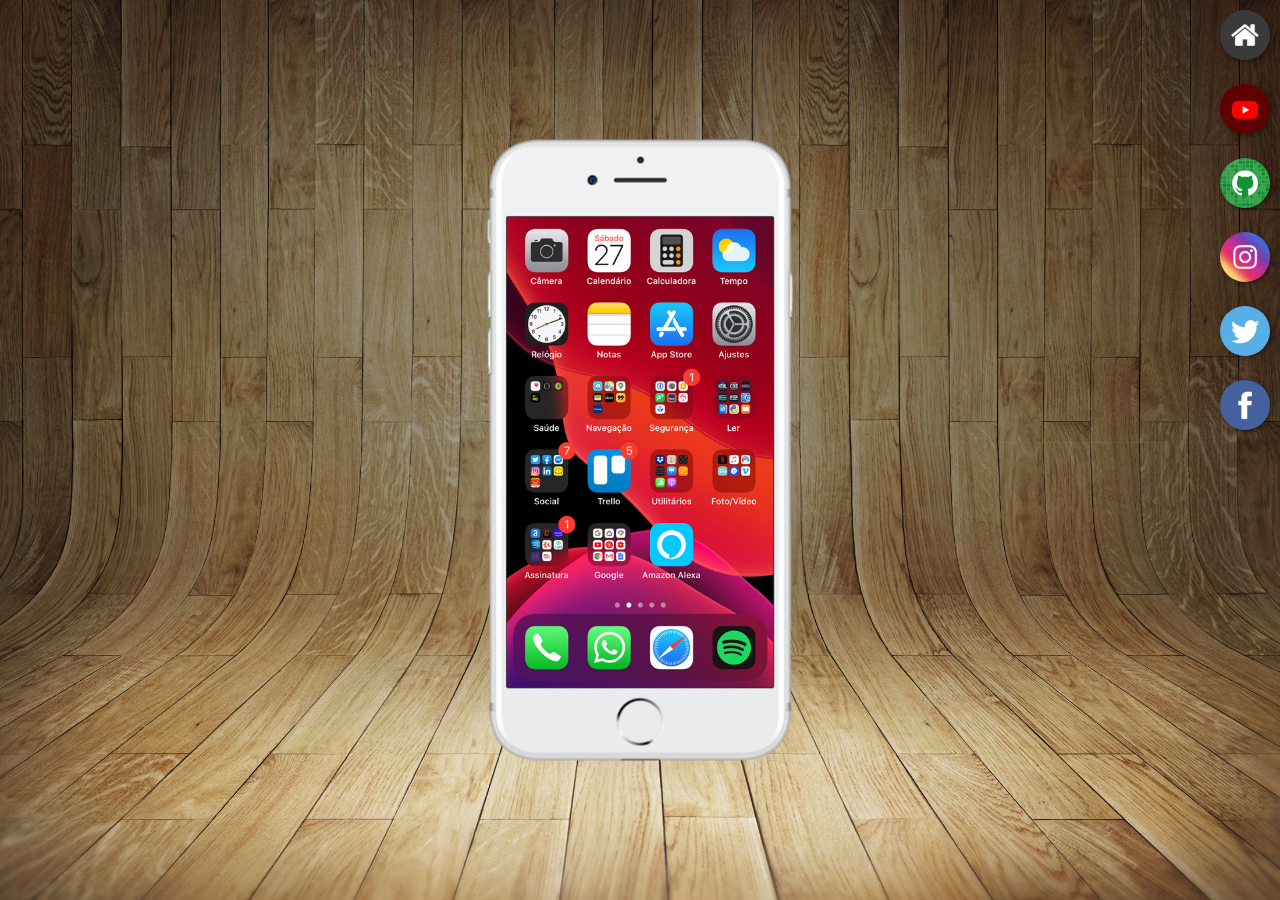
<file: index.html>
<!DOCTYPE html>
<html lang="pt-br">
<head>
    <meta charset="UTF-8">
    <meta name="viewport" content="width=device-width, initial-scale=1.0">
    <title>Projeto Redes Sociais</title>
    <link rel="shortcut icon" href="assets/favicon/favicon.ico" type="image/x-icon">
    <link rel="stylesheet" href="assets/styles/style.css">
</head>
<body>
    <main>
        <section id="telefone">
            <iframe src="home.html" name="tela" id="tela" frameborder="0" >
                Seu navegador não é compatível com isso...
            </iframe>
        </section>
        <section id="redes-sociais">
            <a href="home.html" target="tela"><img src="assets/images/logo-home.jpg" alt="Home"></a><br>
            <a href="youtube.html" target="tela"><img src="assets/images/logo-youtube.jpg" alt="Youtube"></a><br>
            <a href="github.html" target="tela"><img src="assets/images/logo-github.jpg" alt="GitHub"></a><br>
            <a href="instagram.html" target="tela"><img src="assets/images/logo-instagram.jpg" alt="Instagram"></a><br>
            <a href="twitter.html" target="tela"><img src="assets/images/logo-twitter.jpg" alt="Twitter"></a><br>
            <a href="facebook.html" target="tela"><img src="assets/images/logo-facebook.jpg" alt="Facebook"></a>
        </section>
    </main>
</body>
</html>
</file>
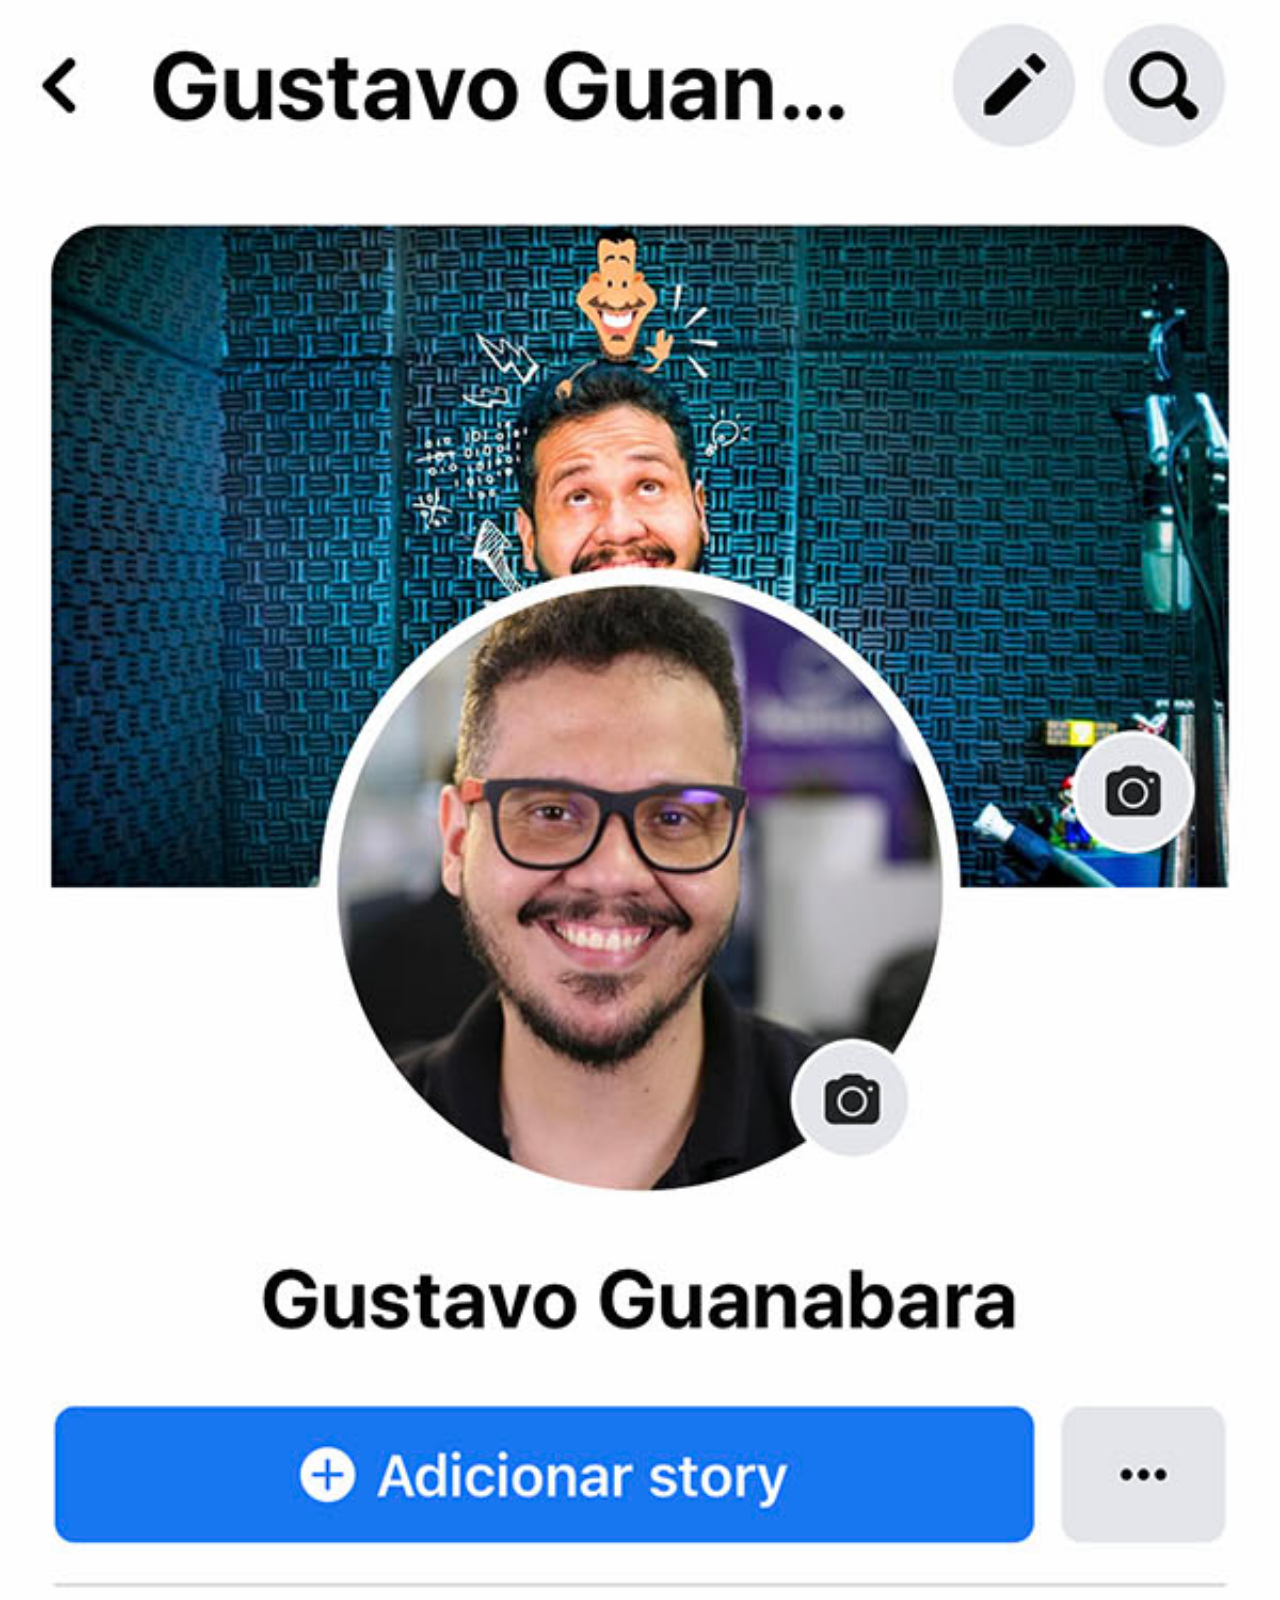
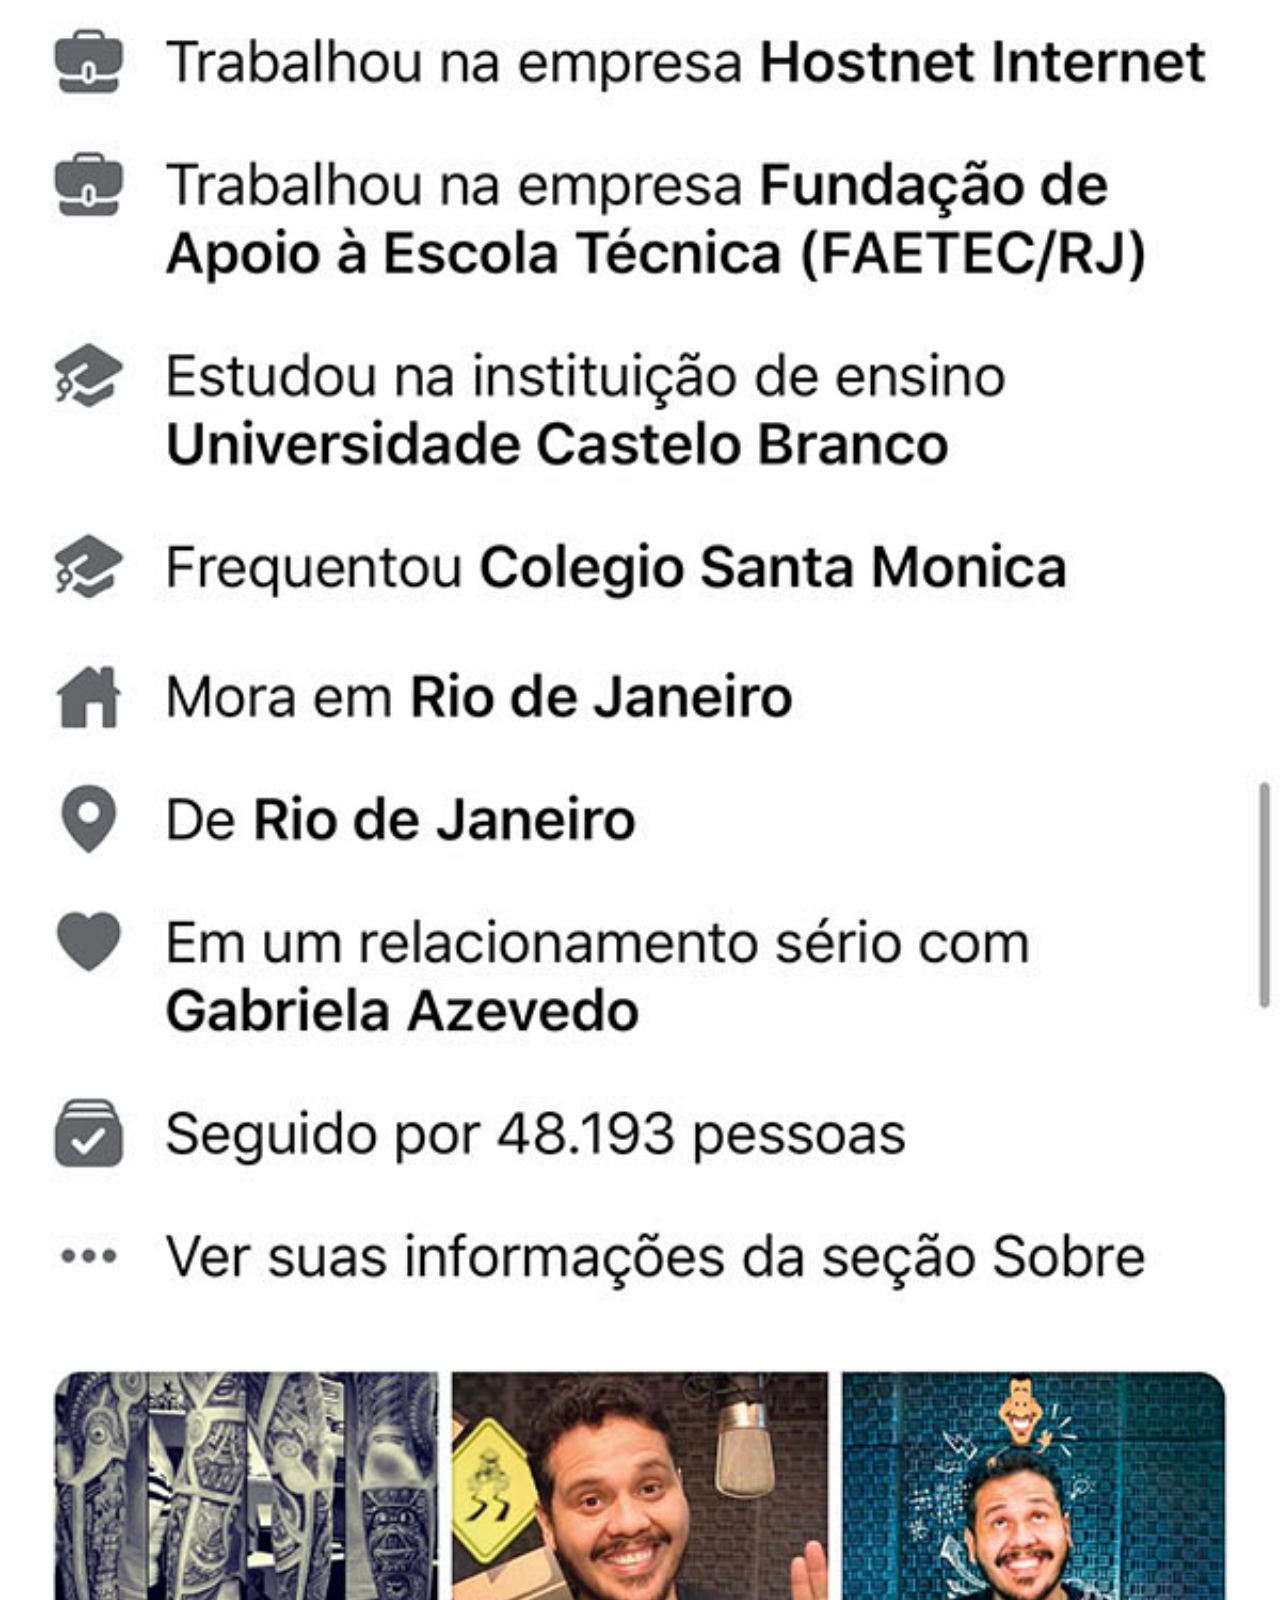
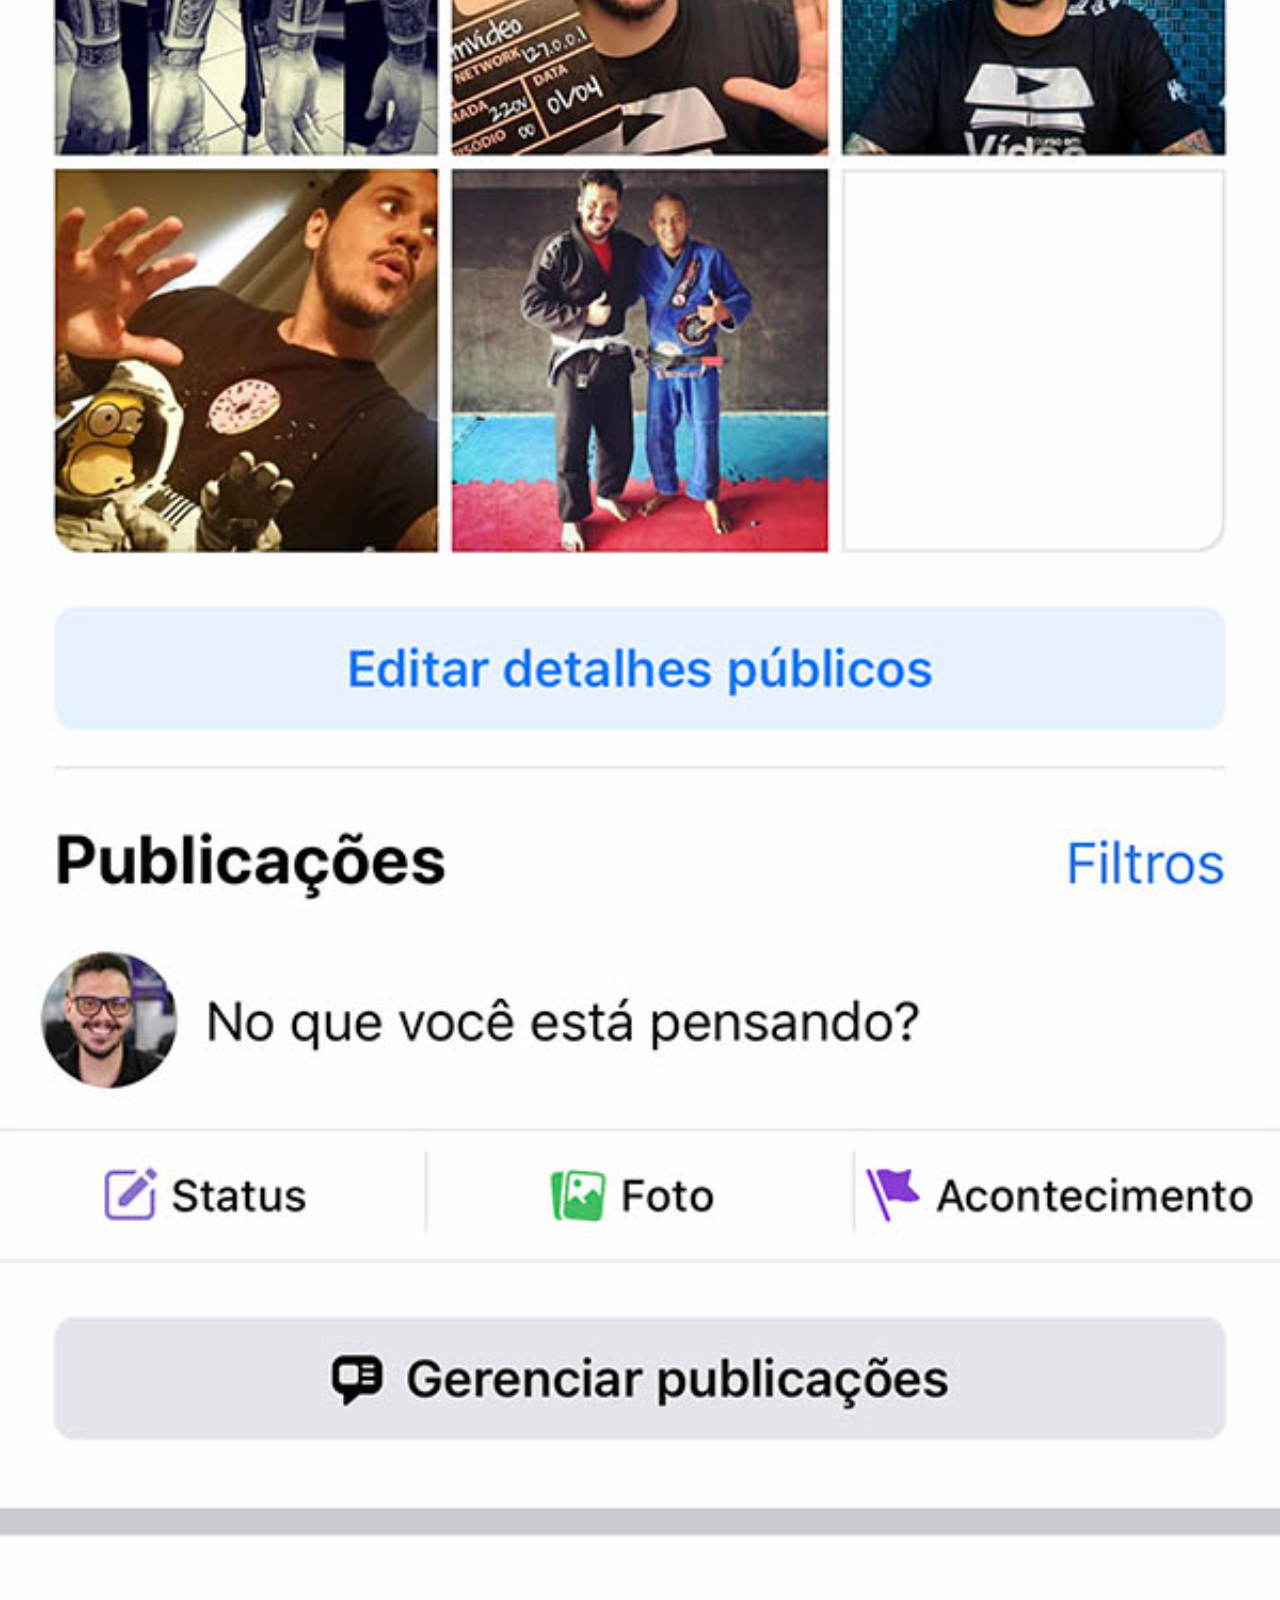
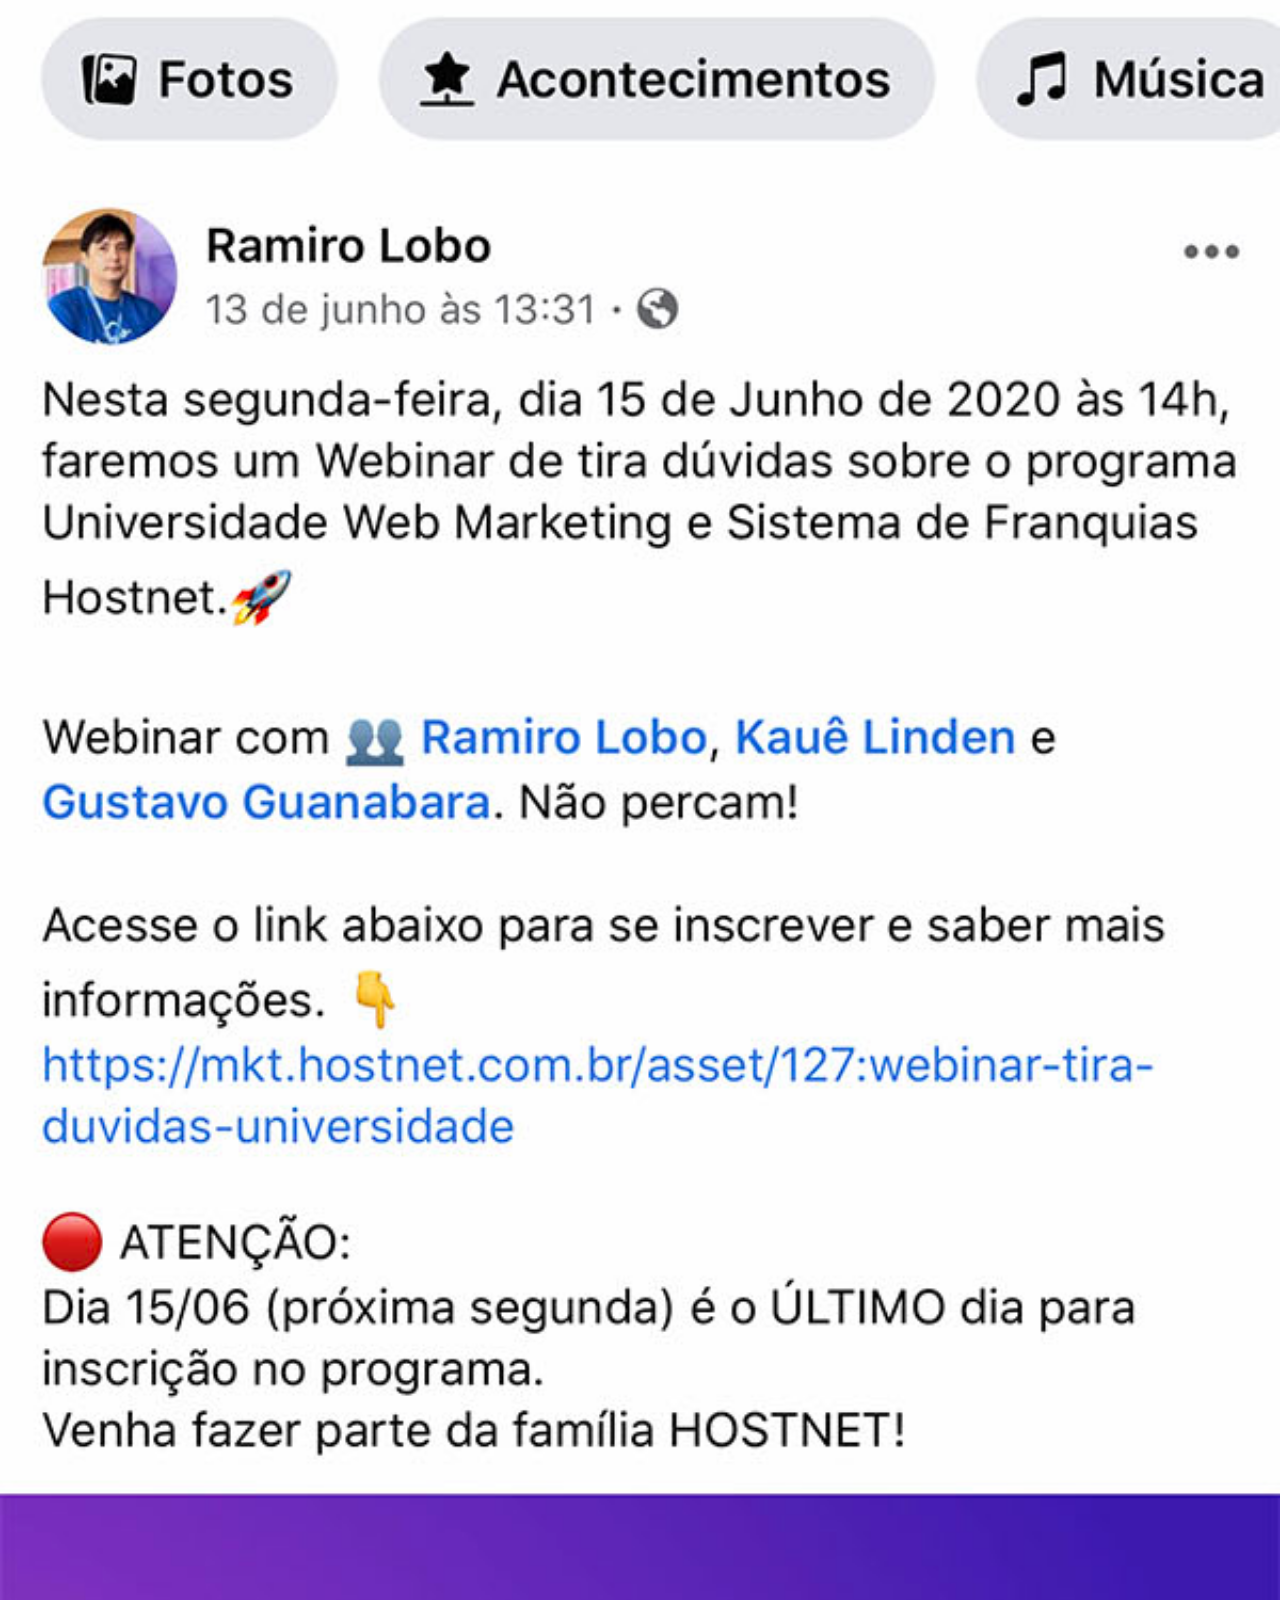
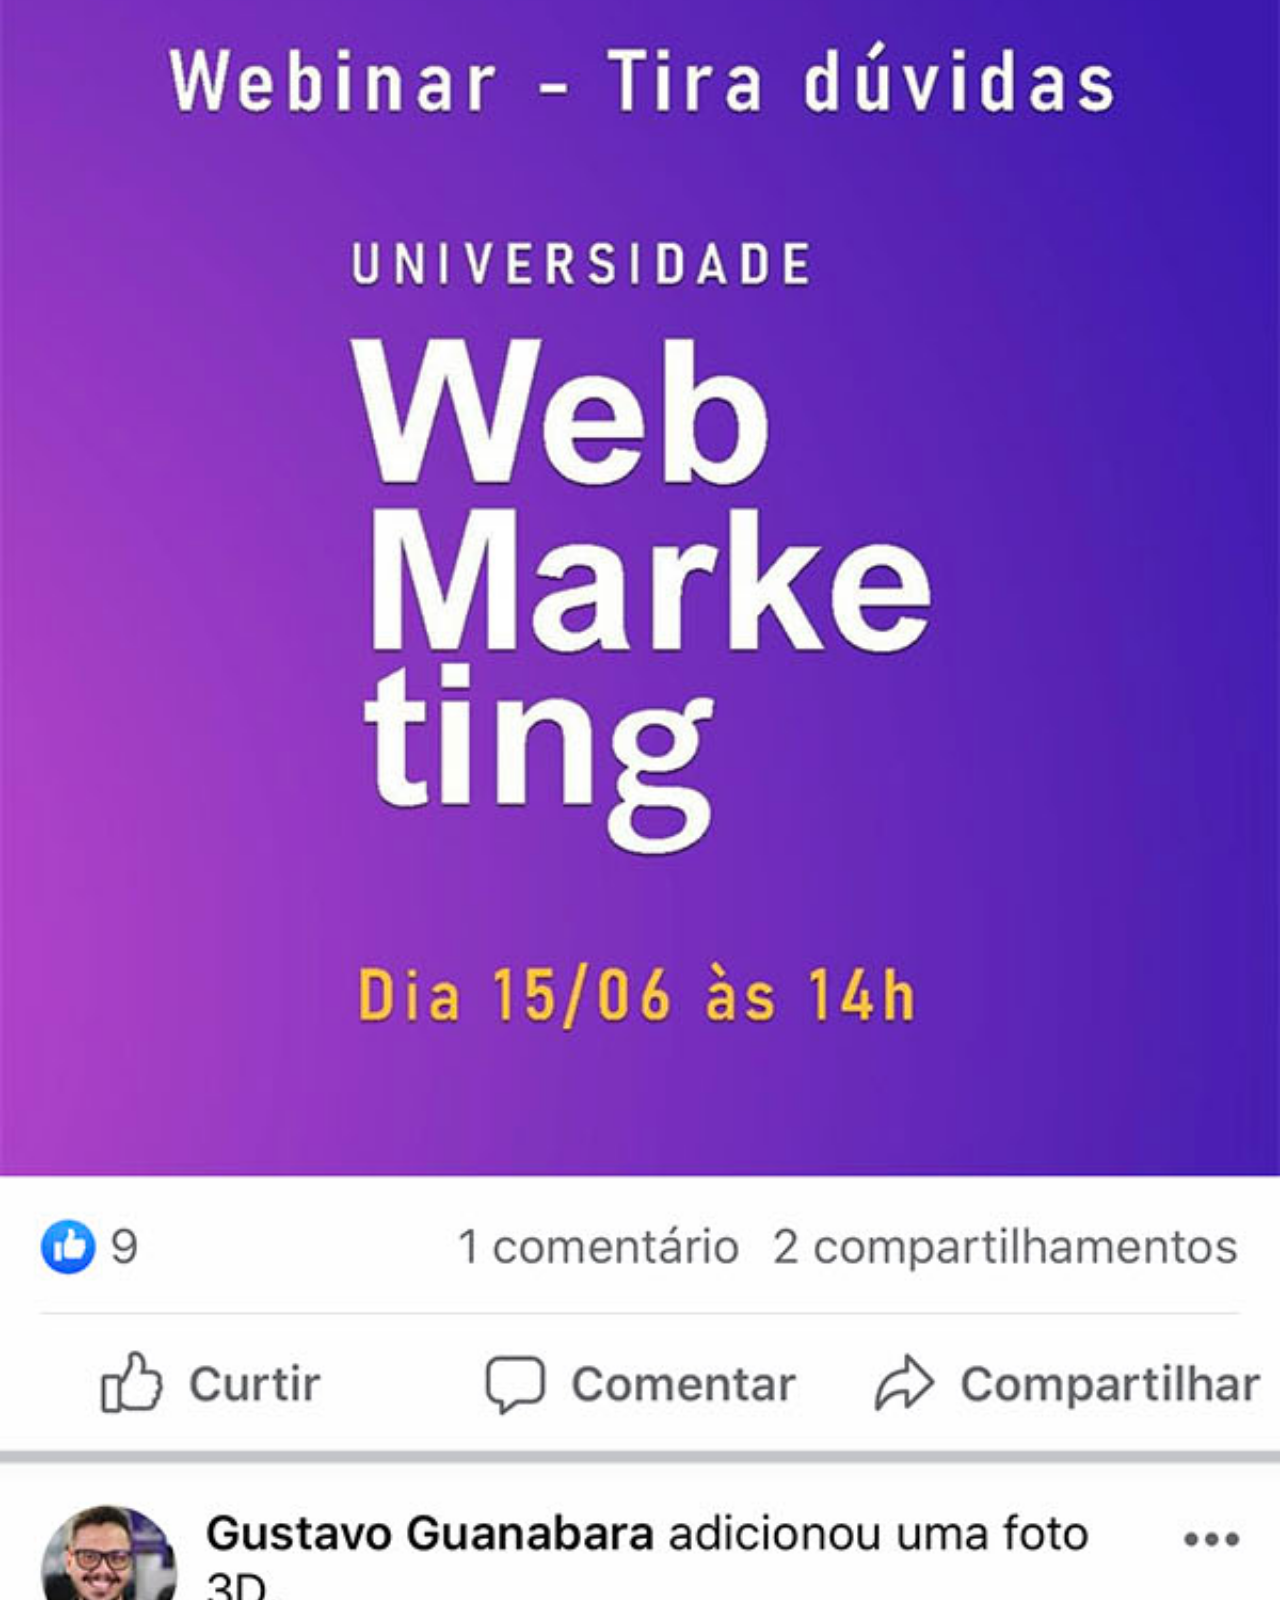
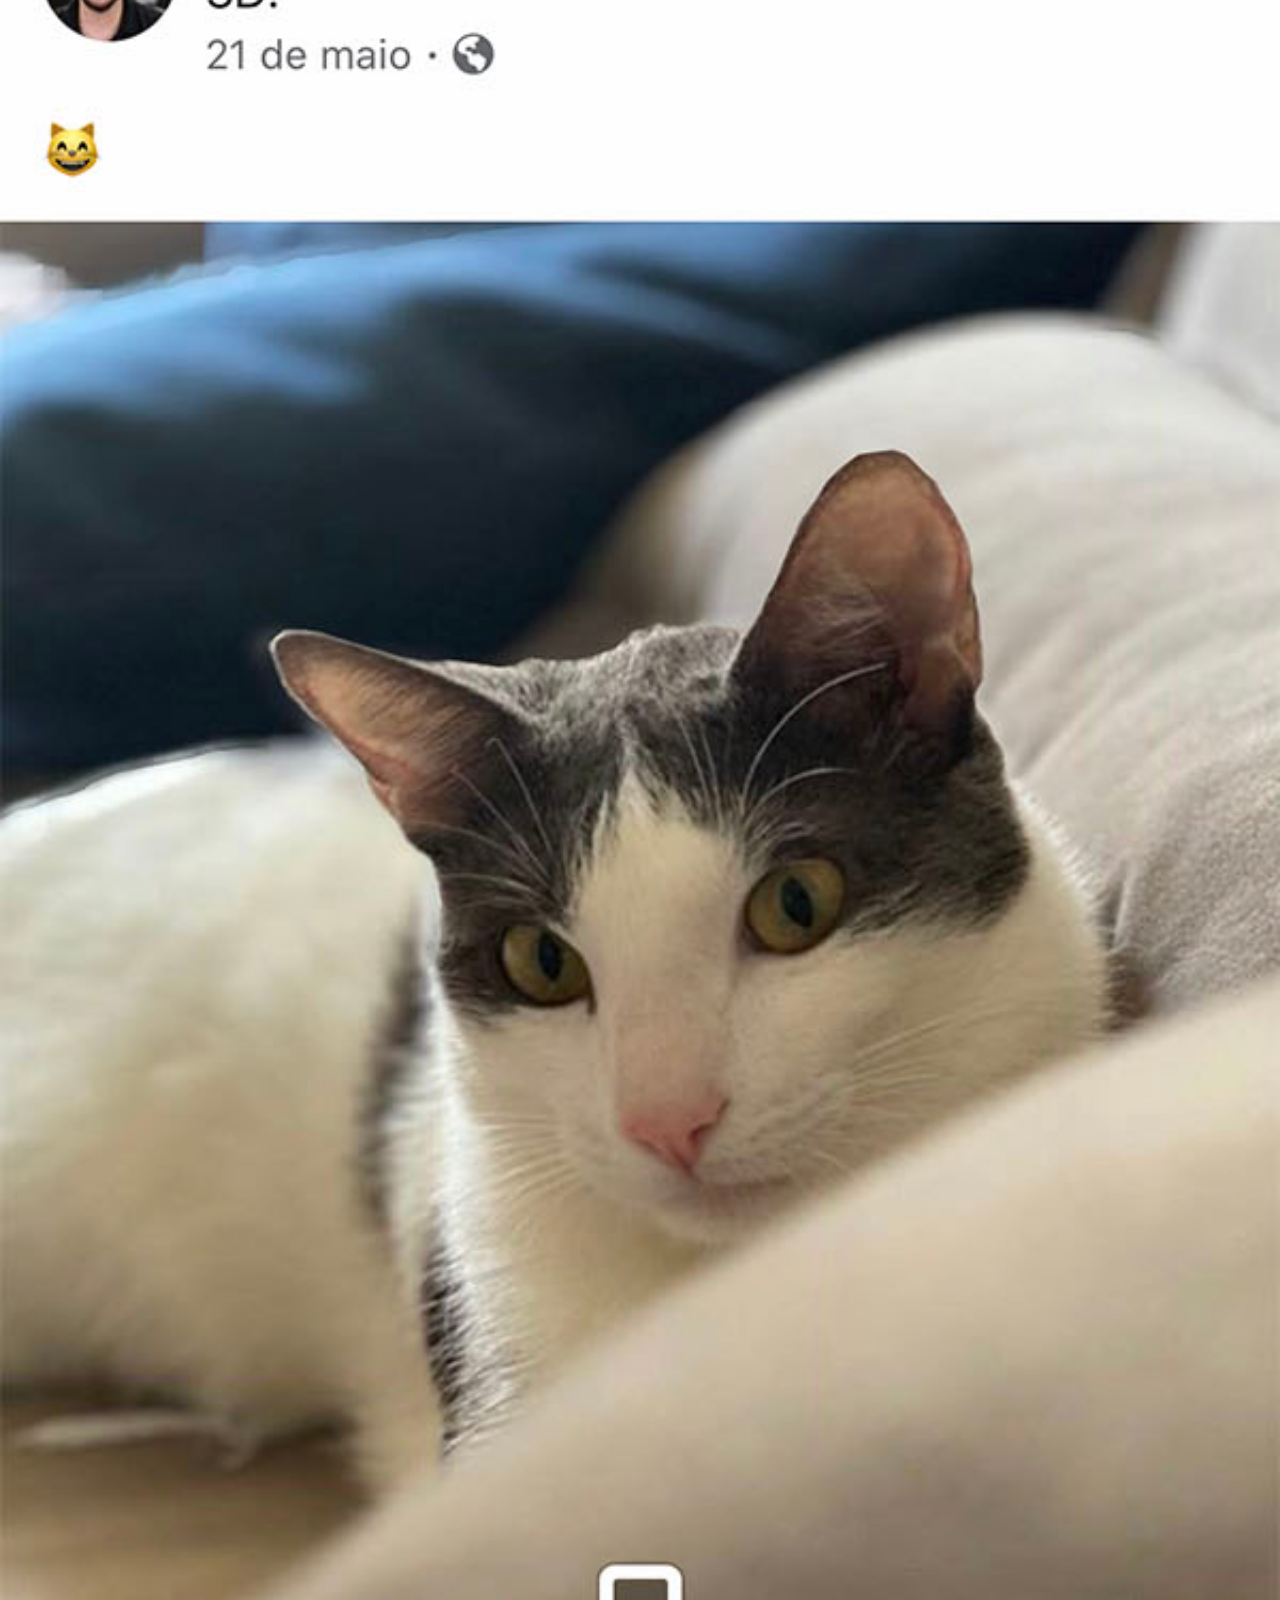
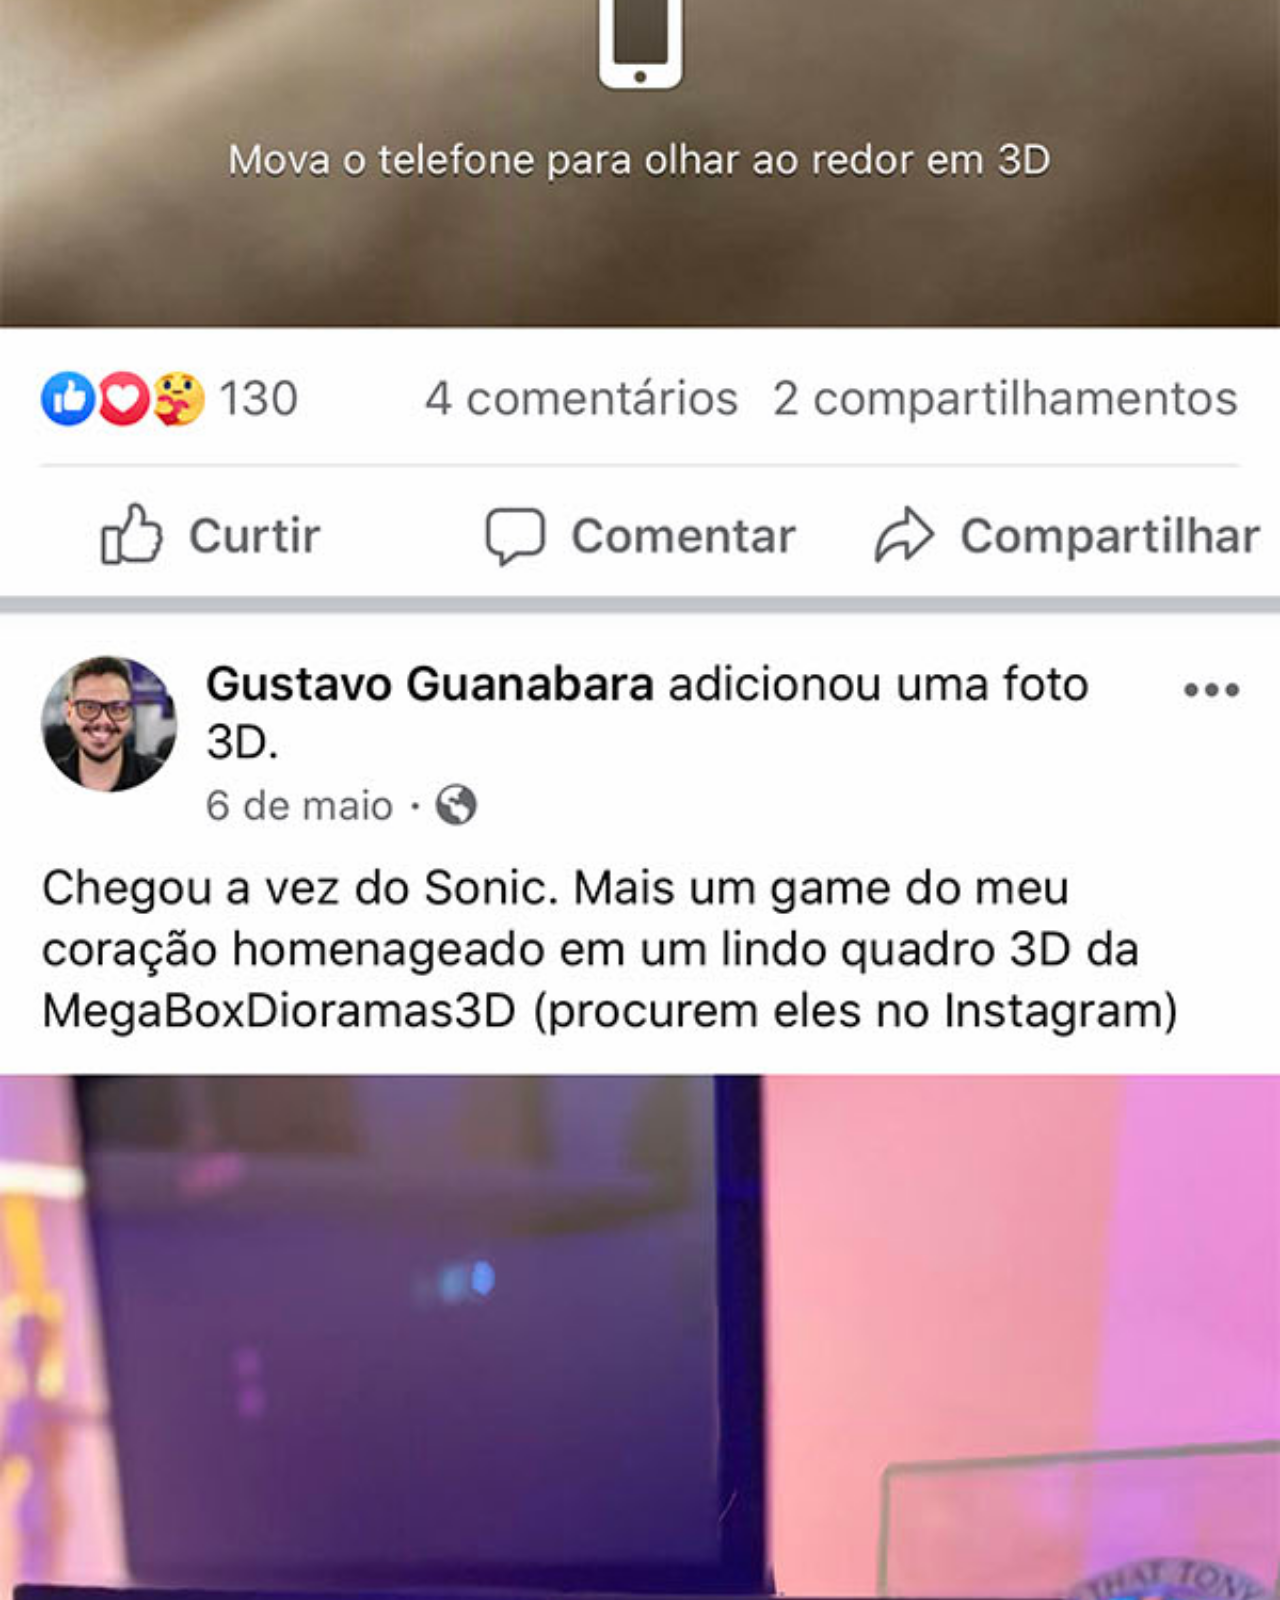
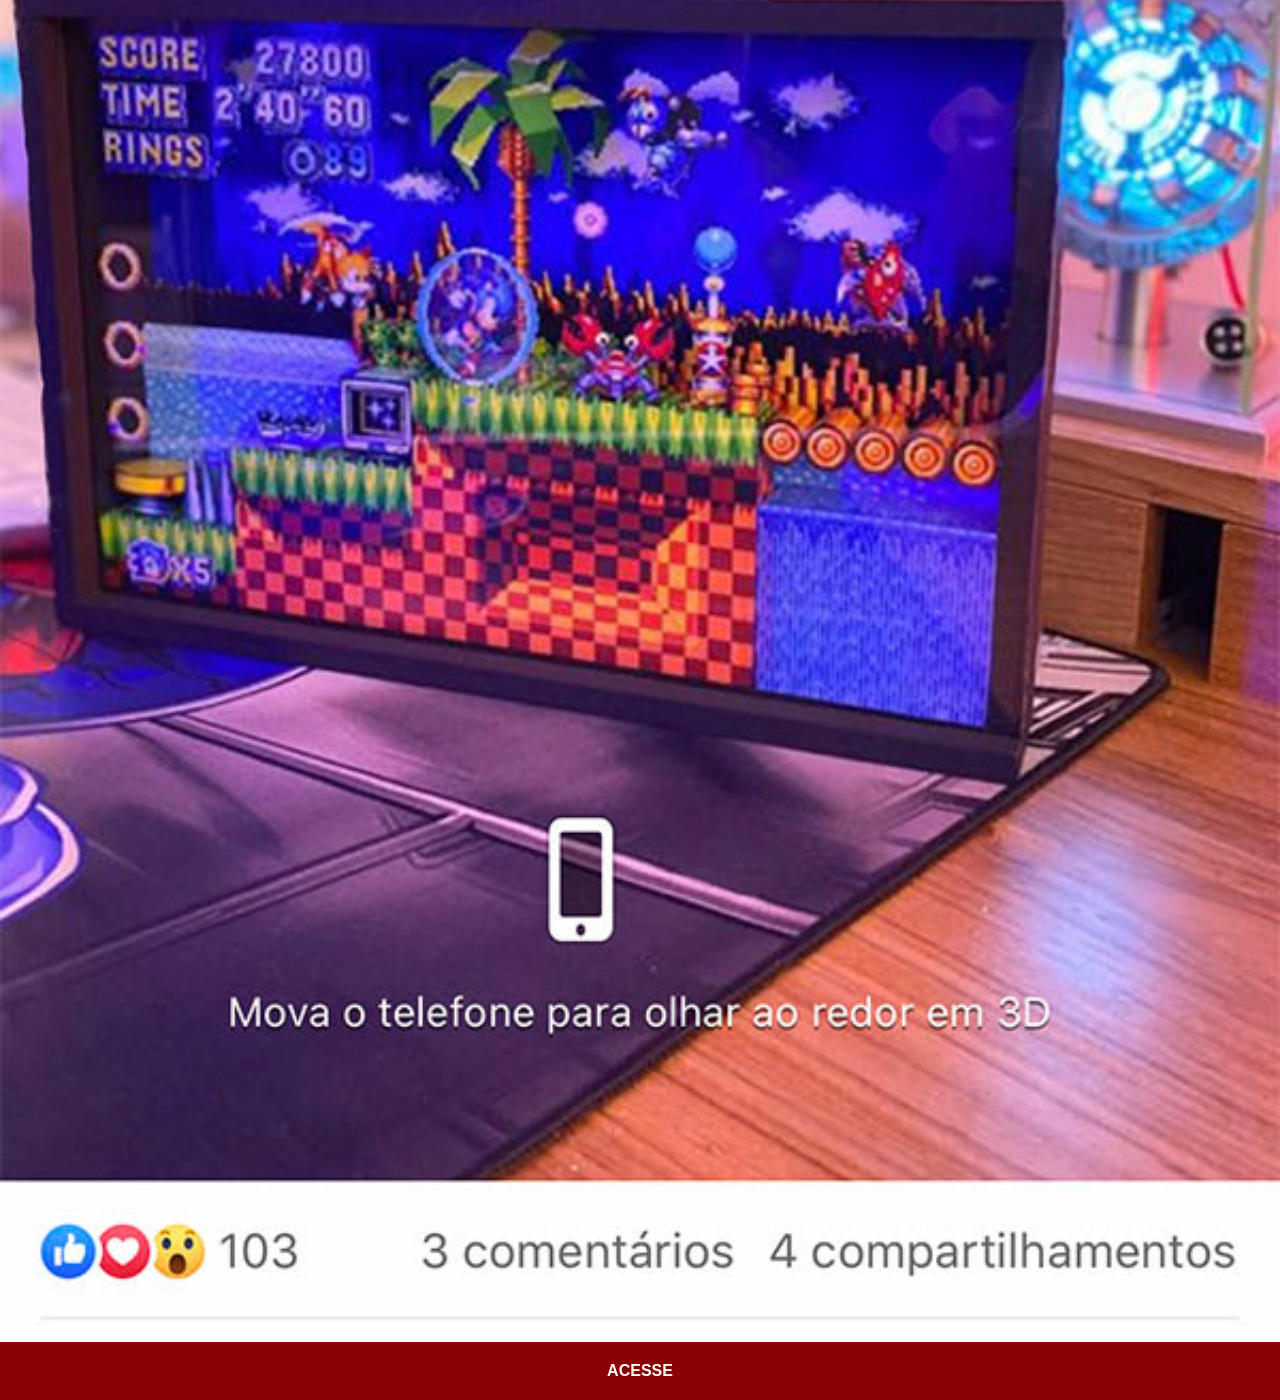
<file: facebook.html>
<!DOCTYPE html>
<html lang="pt-br">
<head>
    <meta charset="UTF-8">
    <meta name="viewport" content="width=device-width, initial-scale=1.0">
    <title>Facebook</title>
    <link rel="stylesheet" href="assets/styles/social.css">
</head>
<body>
    <img src="assets/images/tela-facebook.jpg" alt="Facebook">
    <a href="https://web.facebook.com/gustavoguanabara/?locale=pt_BR&_rdc=1&_rdr#s" target="_blank">ACESSE</a>
</body>
</html>
</file>
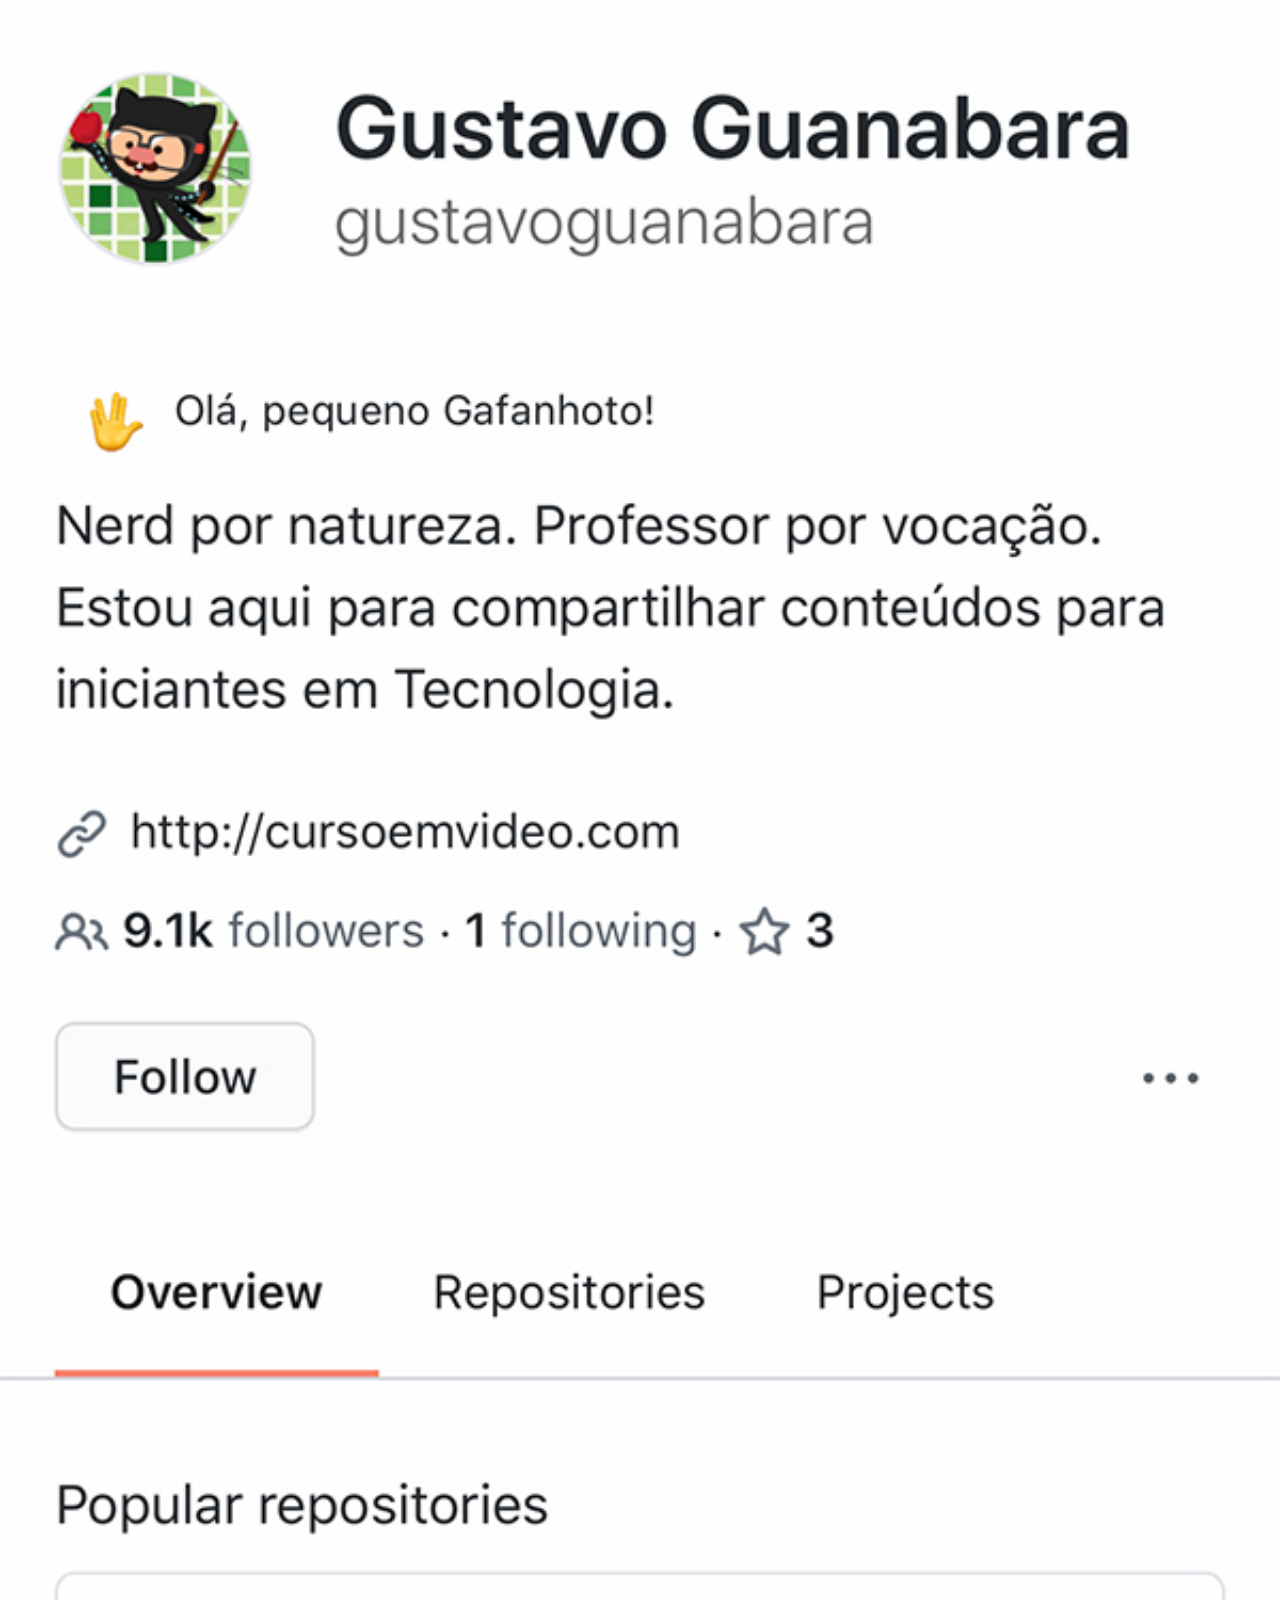
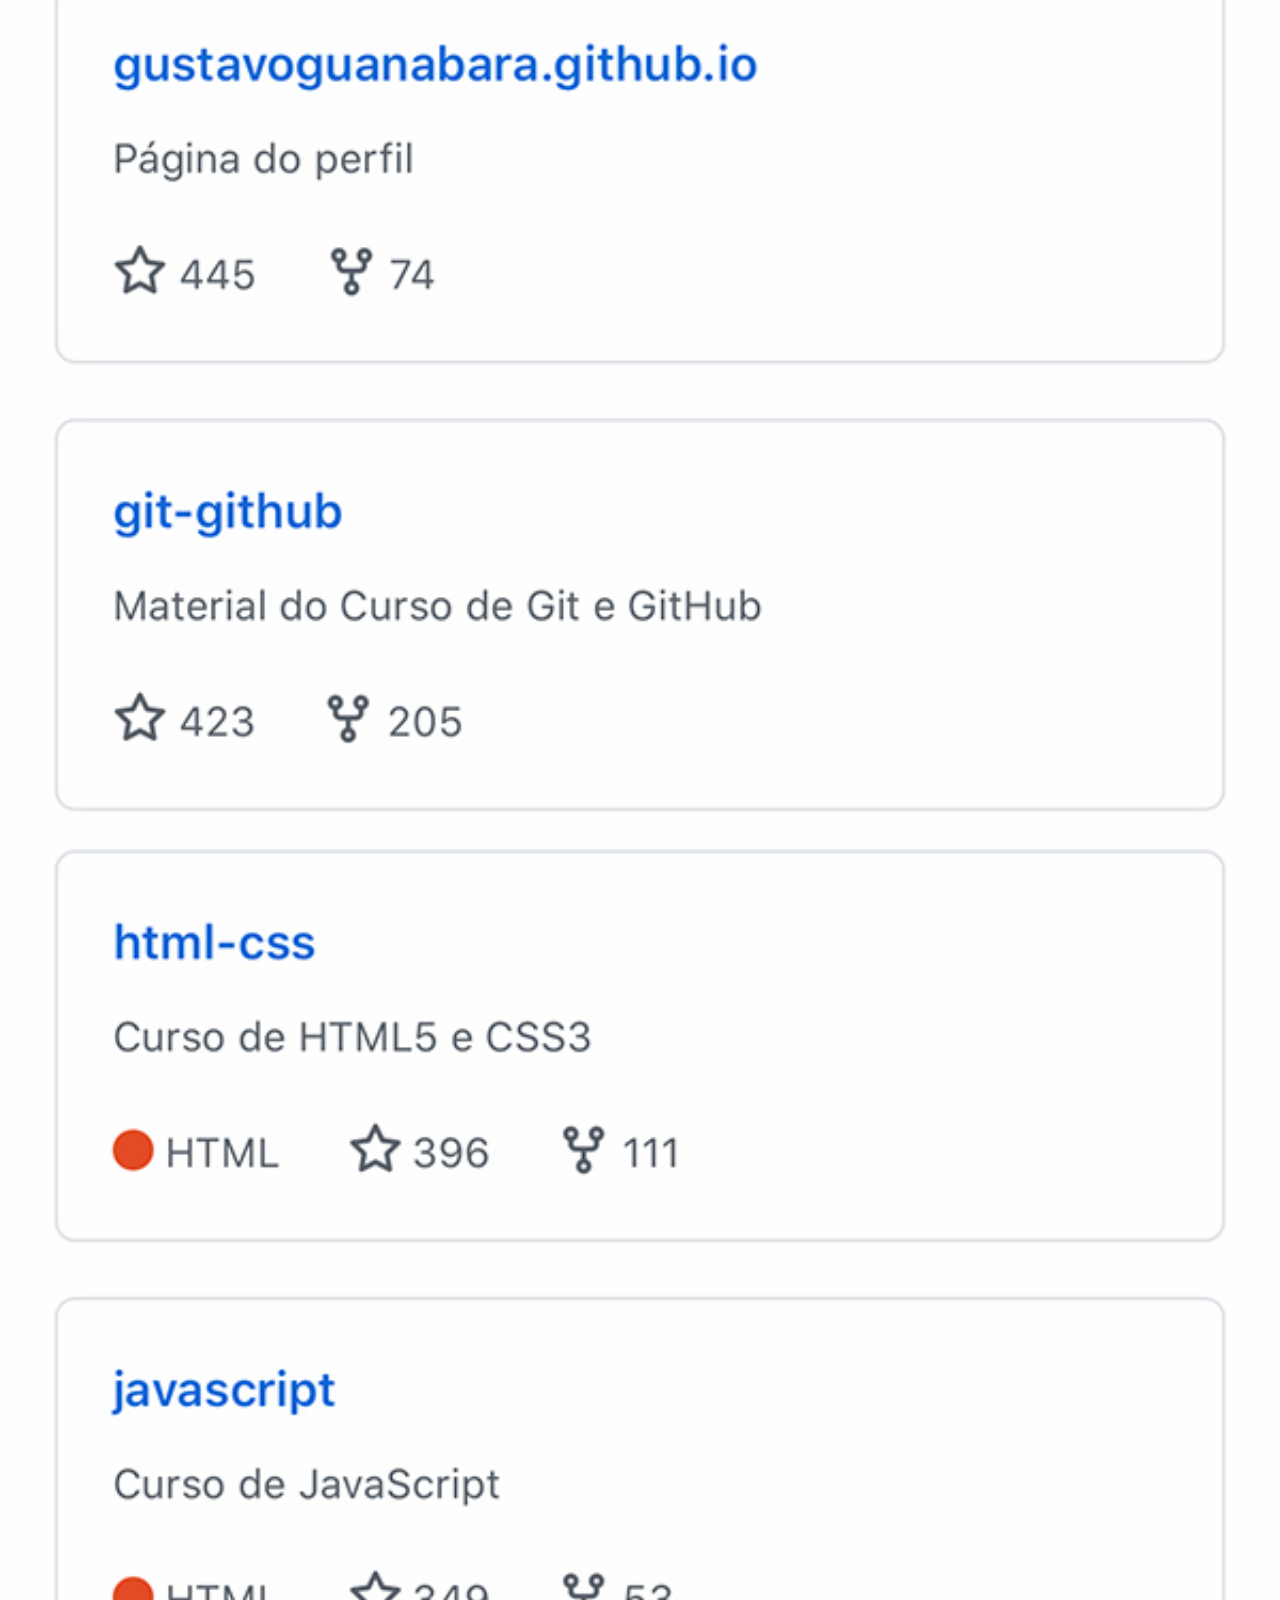
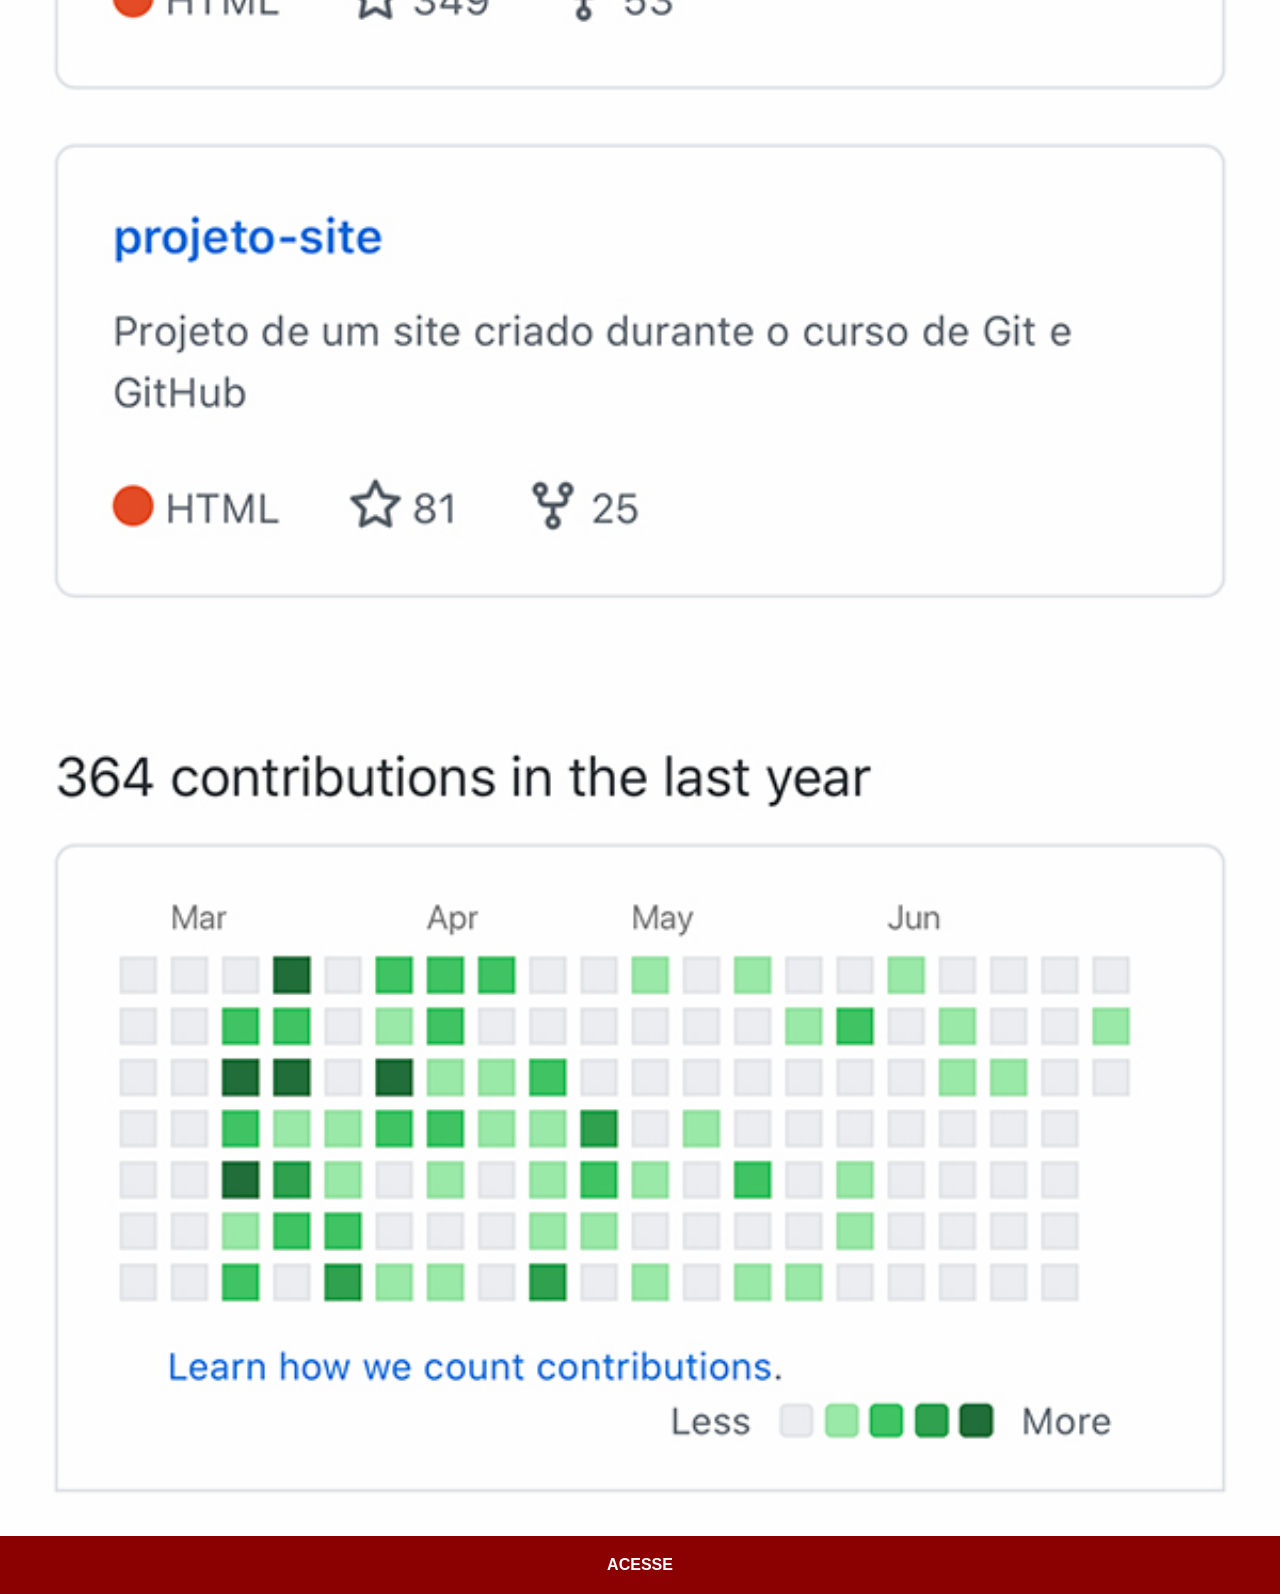
<file: github.html>
<!DOCTYPE html>
<html lang="pt-br">
<head>
    <meta charset="UTF-8">
    <meta name="viewport" content="width=device-width, initial-scale=1.0">
    <title>GitHub</title>
    <link rel="stylesheet" href="assets/styles/social.css">
</head>
<body>
    <img src="assets/images/tela-github.jpg" alt="GitHub">
    <a href="https://github.com/gustavoguanabara" target="_blank">ACESSE</a>
</body>
</html>
</file>
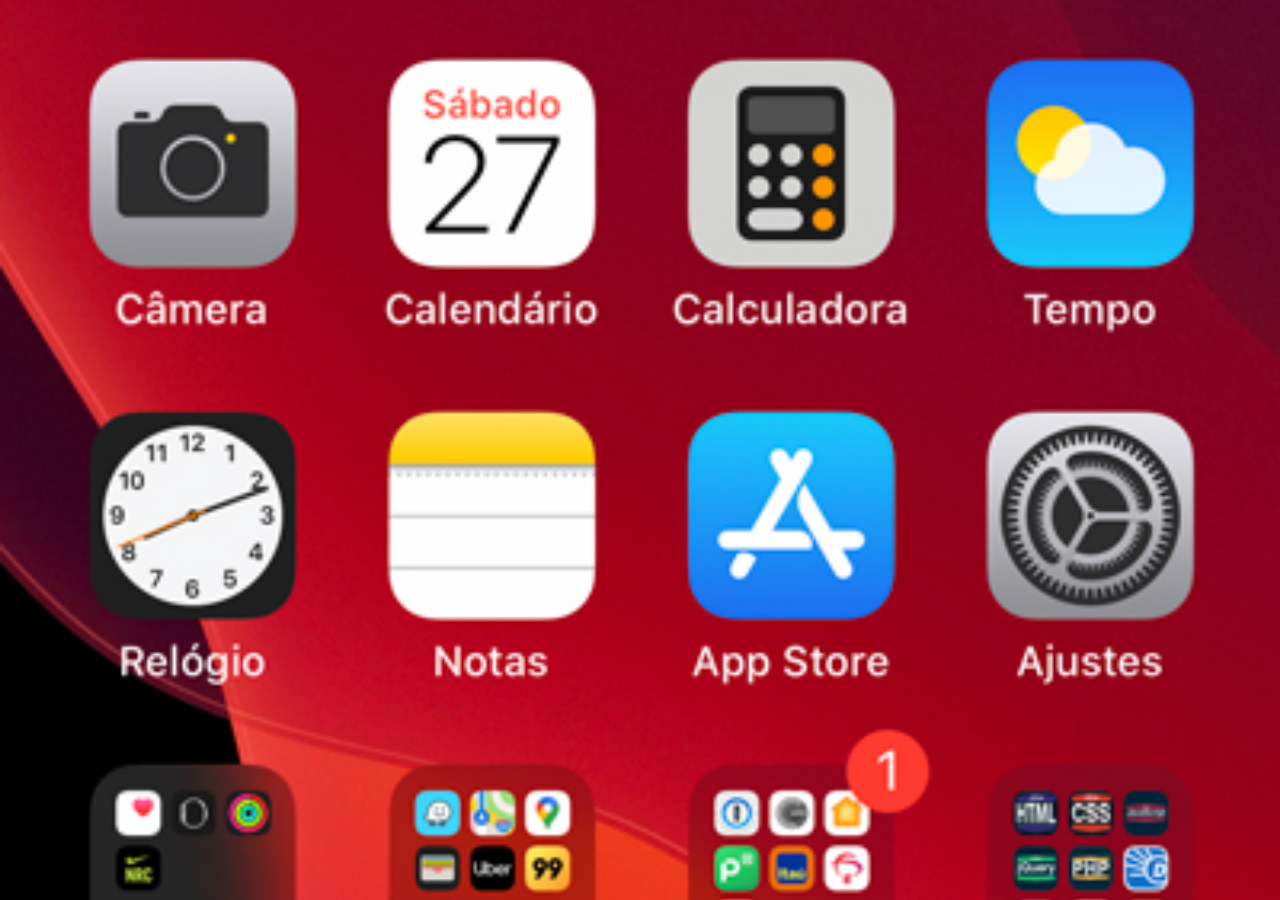
<file: home.html>
<!DOCTYPE html>
<html lang="pt-br">
<head>
    <meta charset="UTF-8">
    <meta name="viewport" content="width=device-width, initial-scale=1.0">
    <title>Home</title>
    <style>
        * {
            margin: 0px;
            padding: 0px;
        }

        body {
            width: 100vw;
            height: 100vh;
            background: black url('assets/images/tela-home.jpg') no-repeat top center;
            background-size: cover;
        }
    </style>
</head>
<body>
    
</body>
</html>
</file>
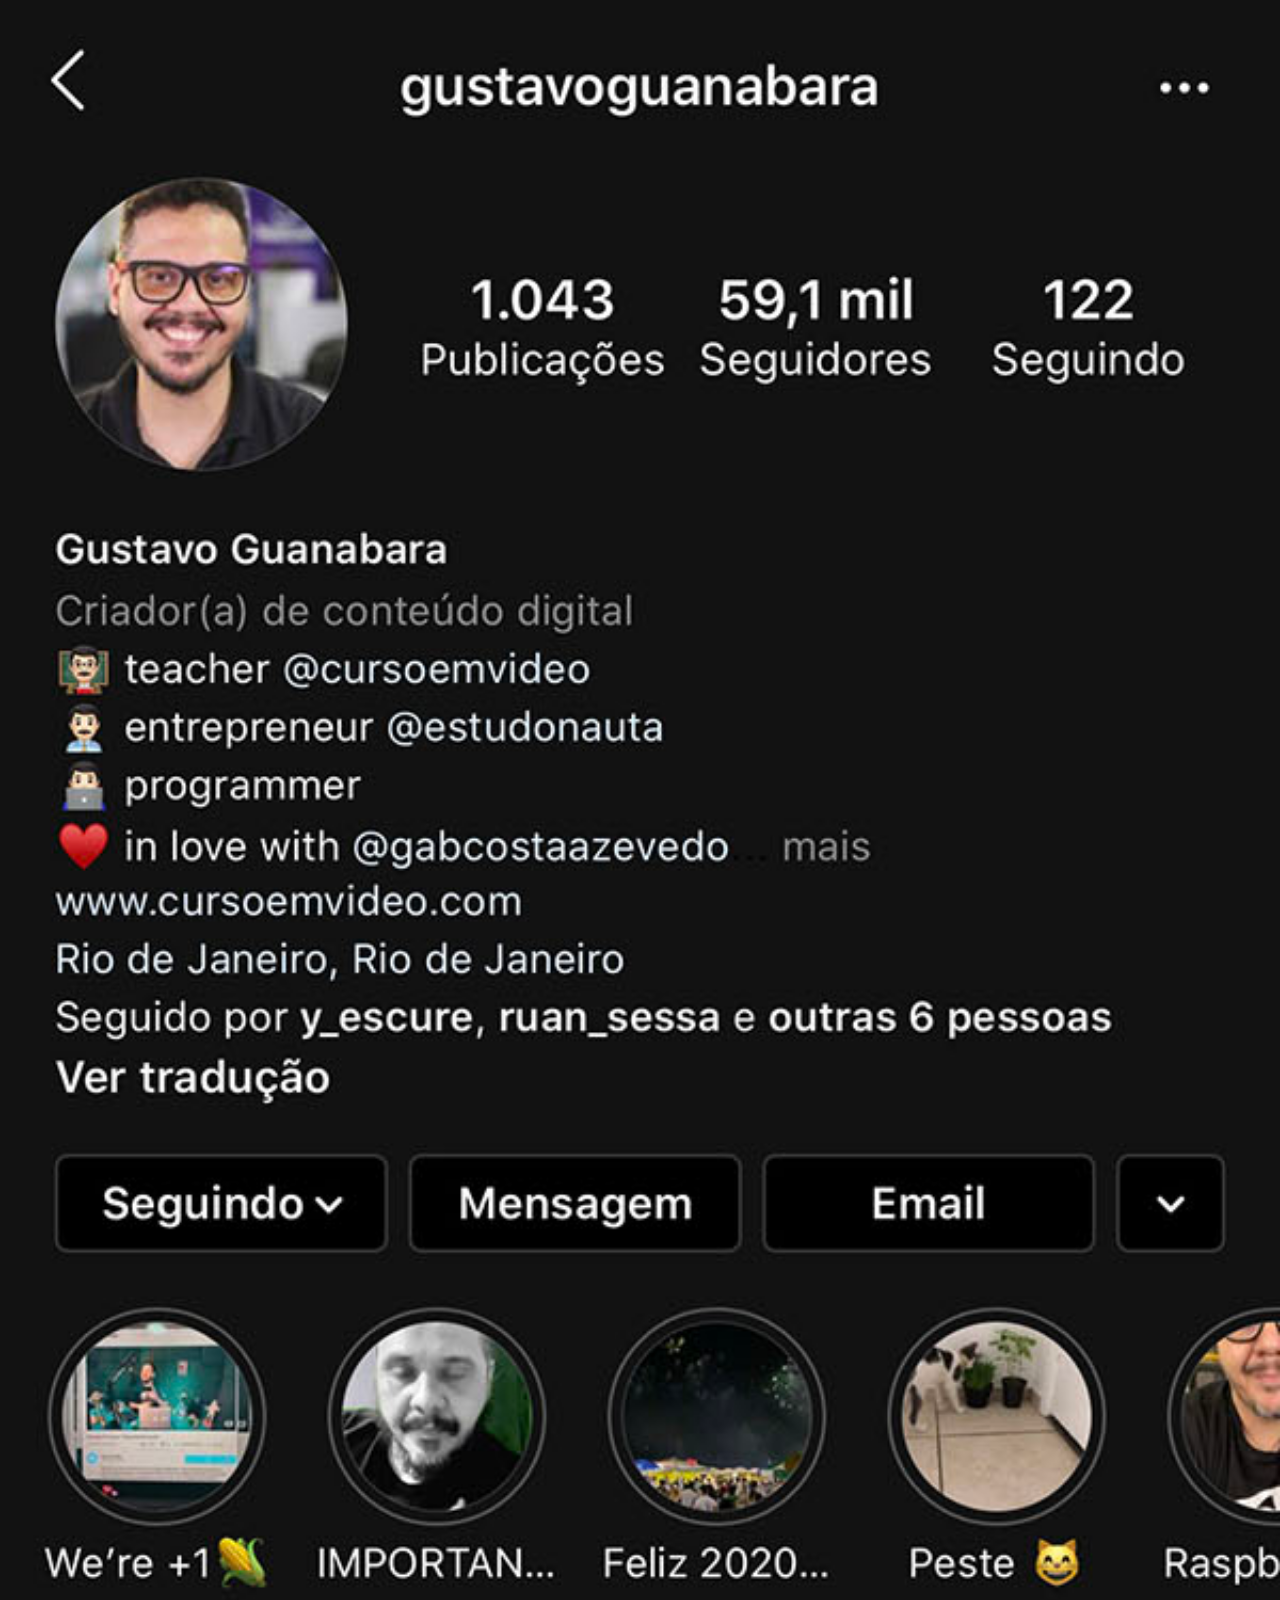
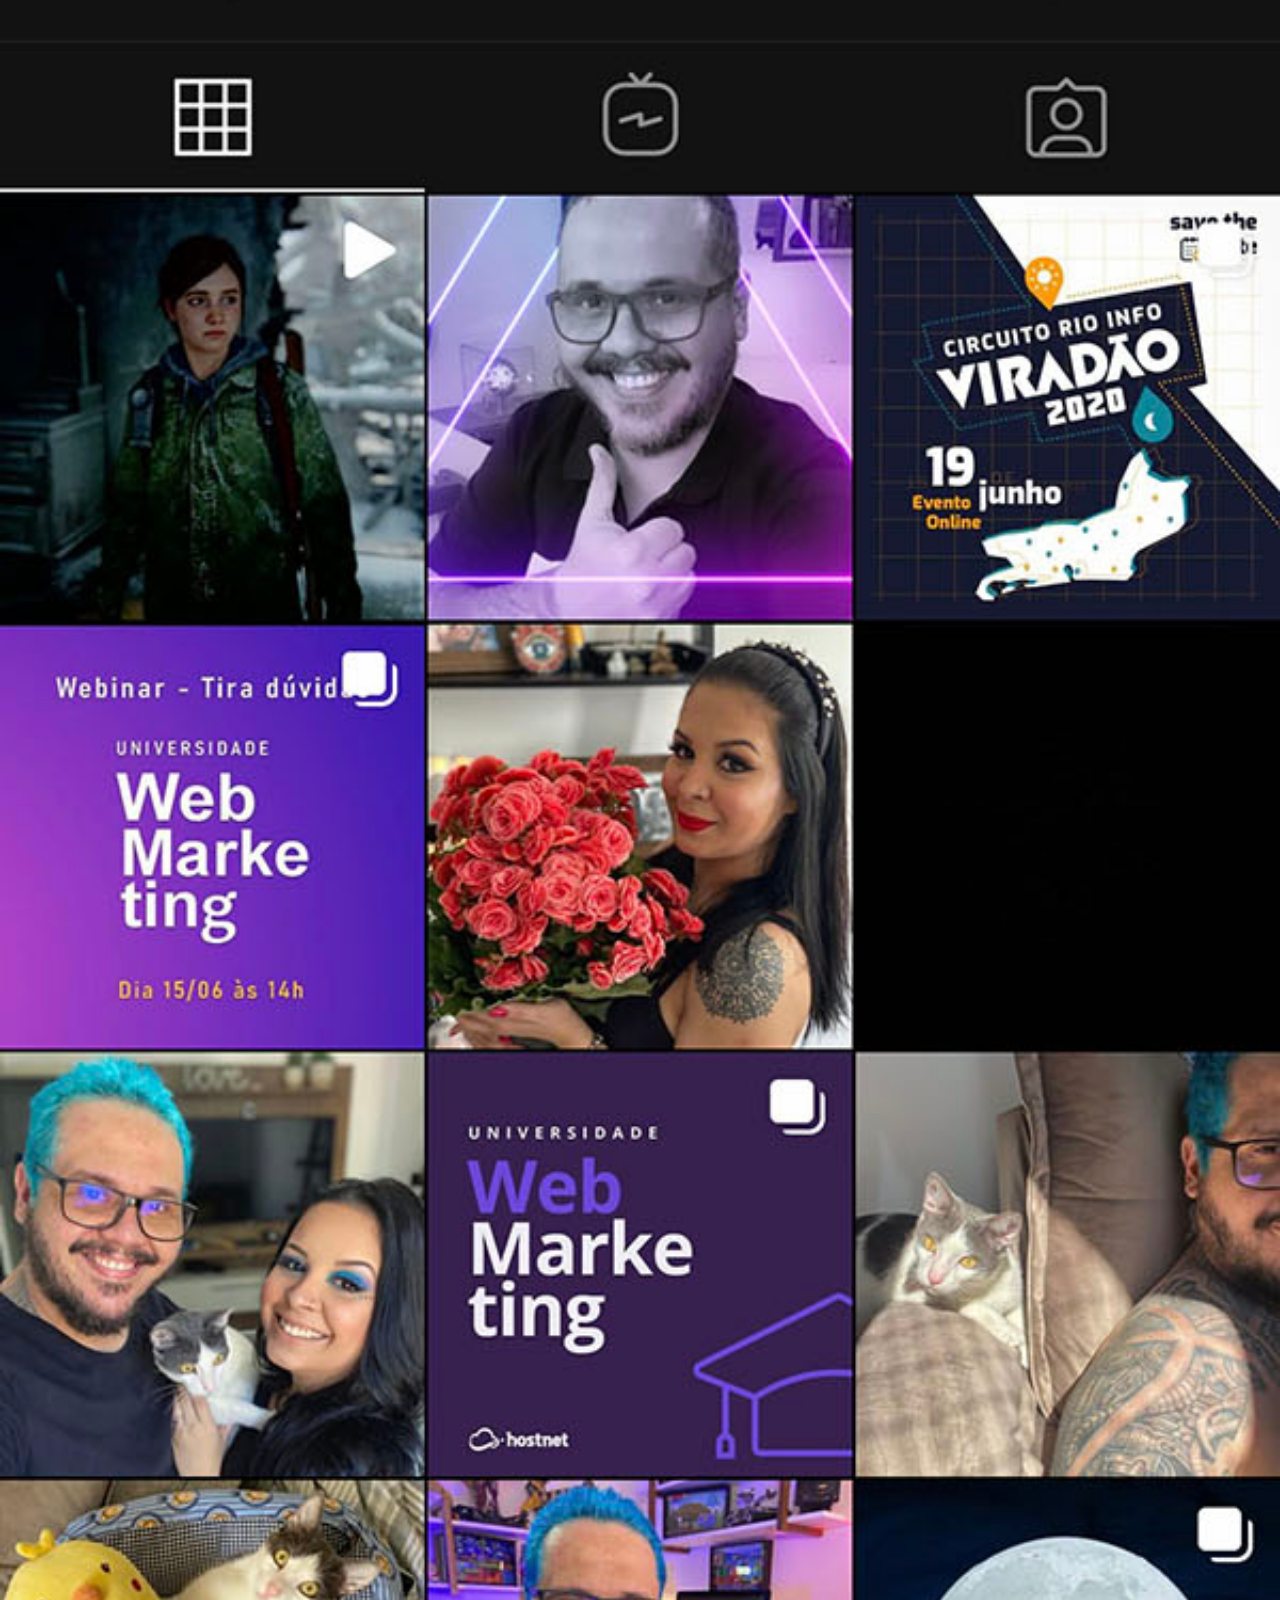
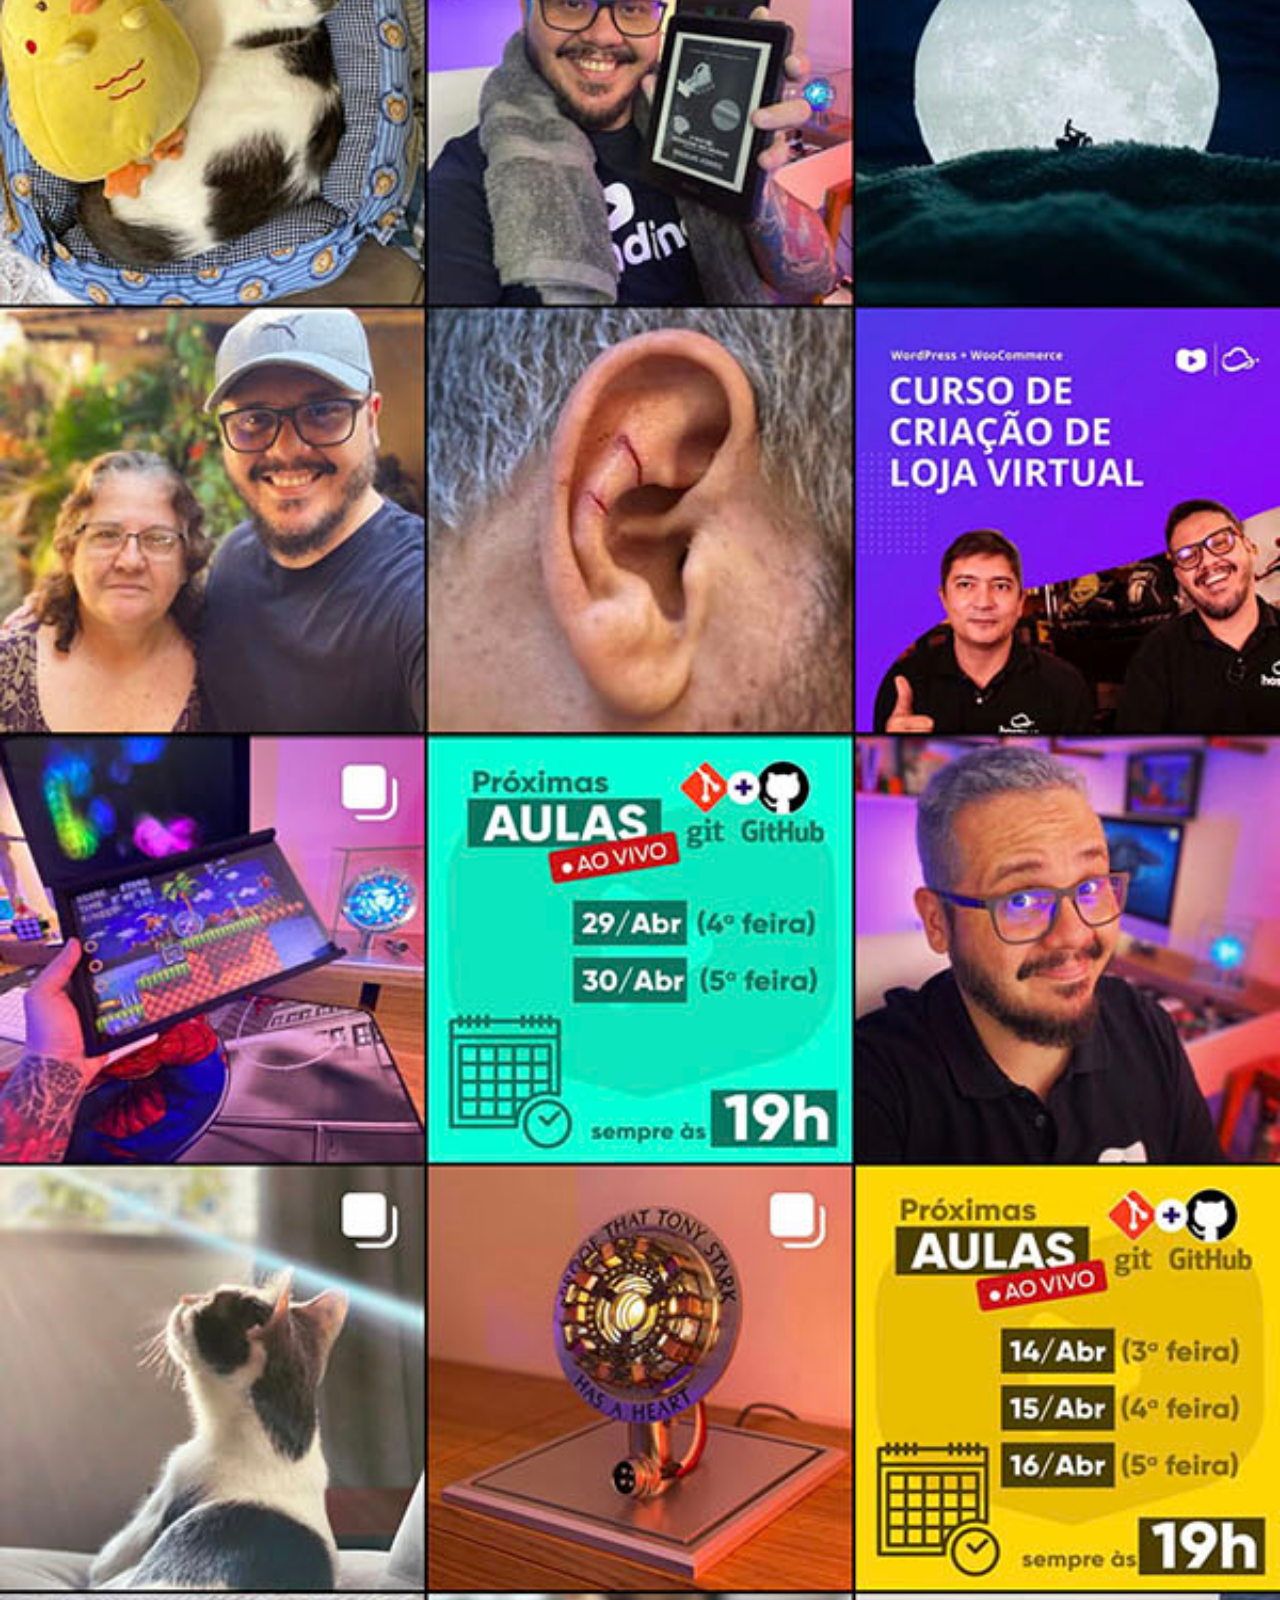
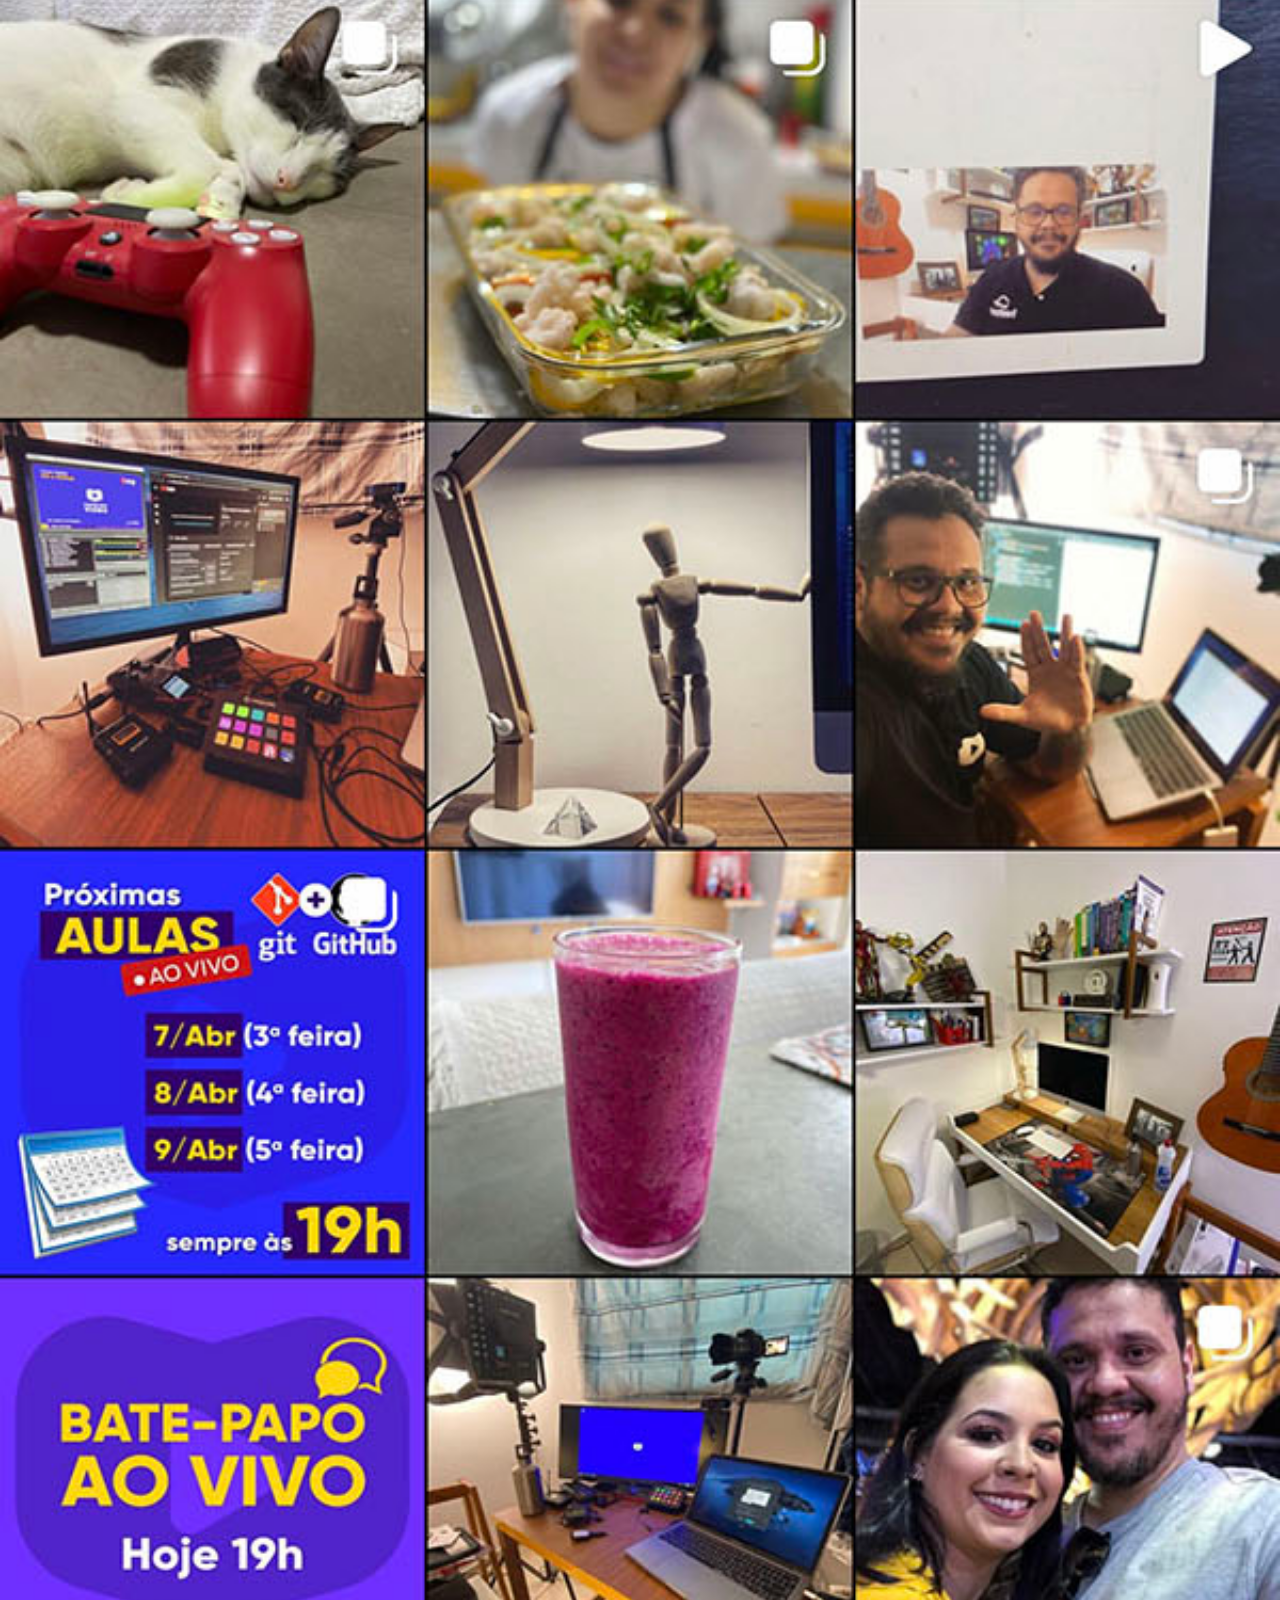
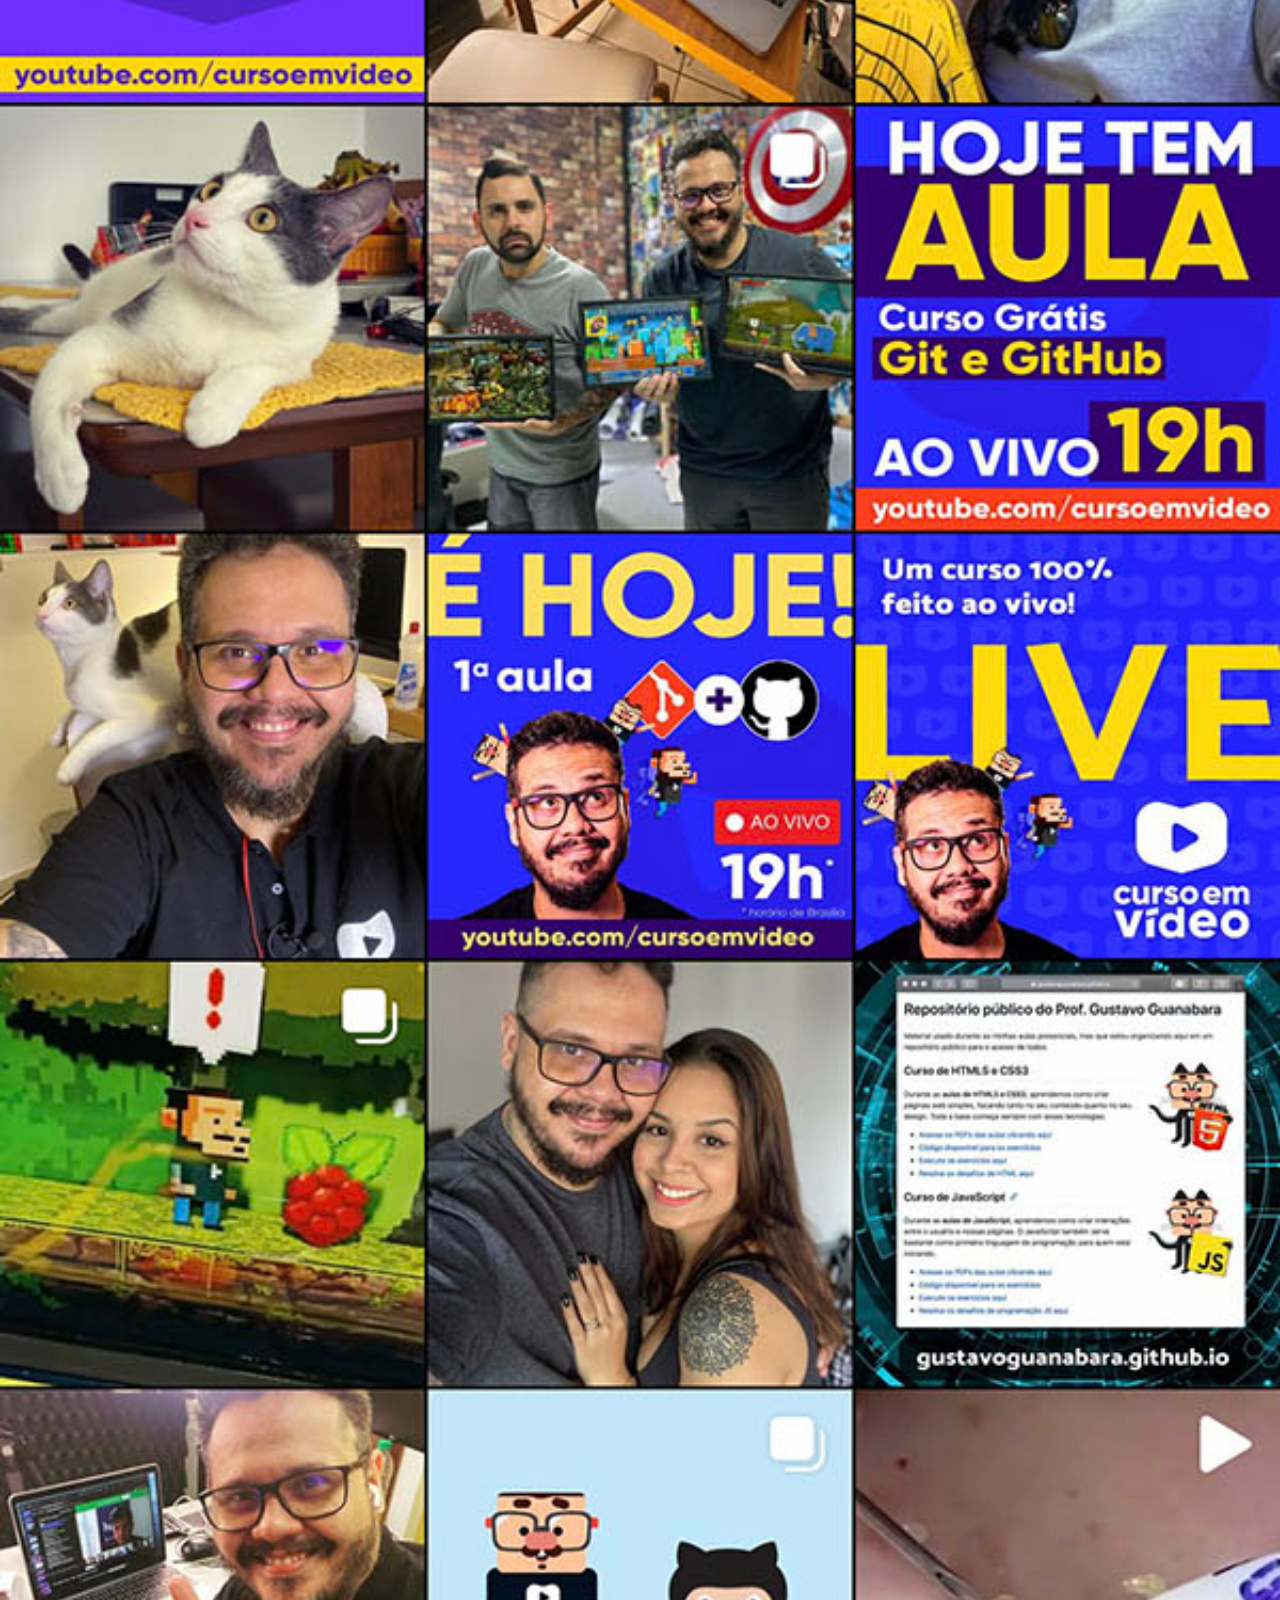
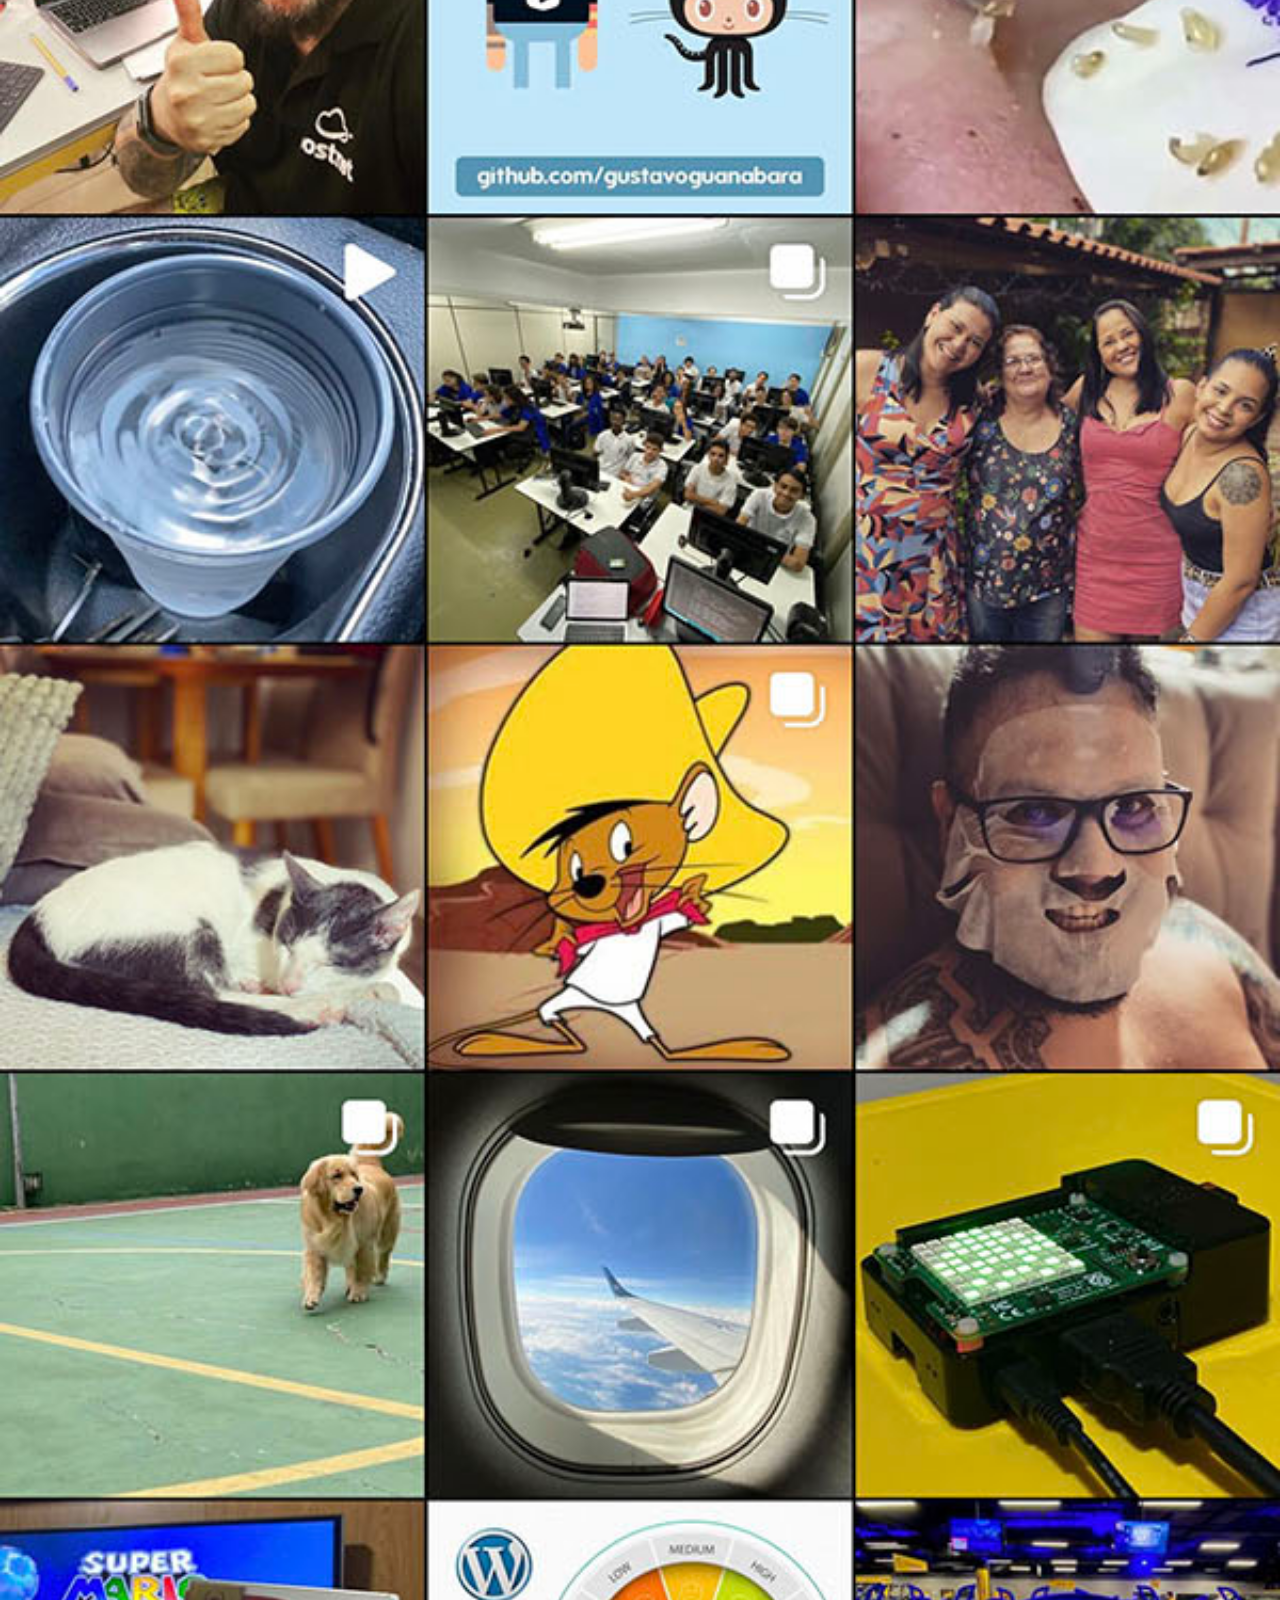
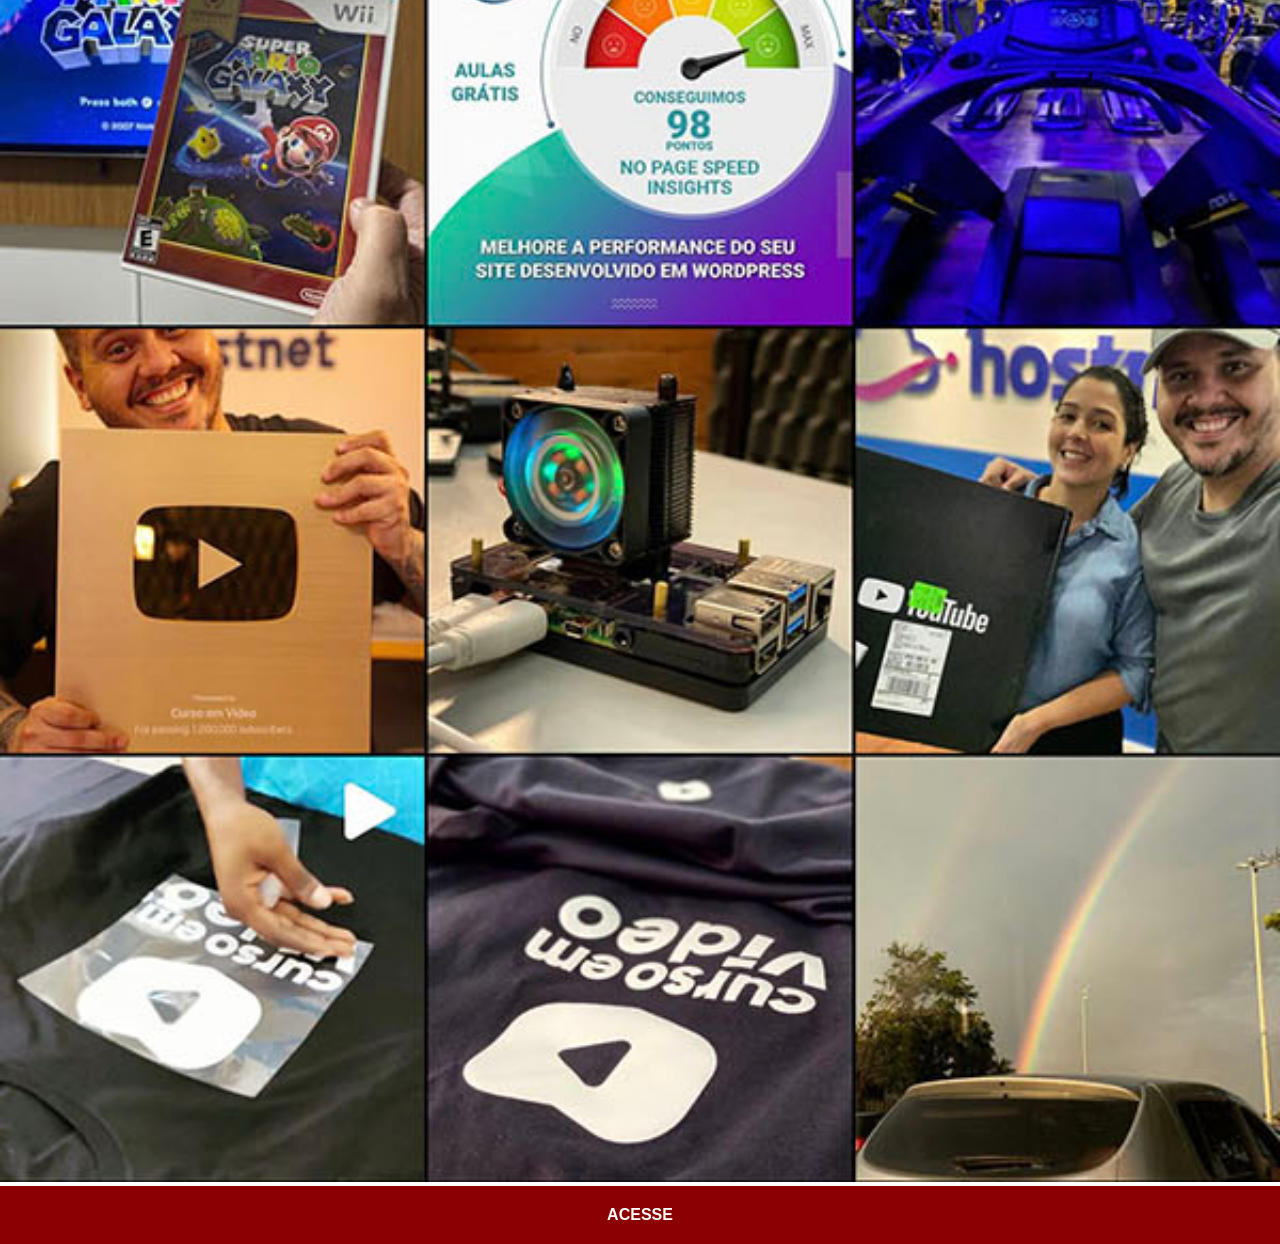
<file: instagram.html>
<!DOCTYPE html>
<html lang="pt-br">
<head>
    <meta charset="UTF-8">
    <meta name="viewport" content="width=device-width, initial-scale=1.0">
    <title>Instagram</title>
    <link rel="stylesheet" href="assets/styles/social.css">
</head>
<body>
    <img src="assets/images/tela-instagram.jpg" alt="Instagram">
    <a href="https://www.instagram.com/gustavoguanabara/" target="_blank">ACESSE</a>
</body>
</html>
</file>
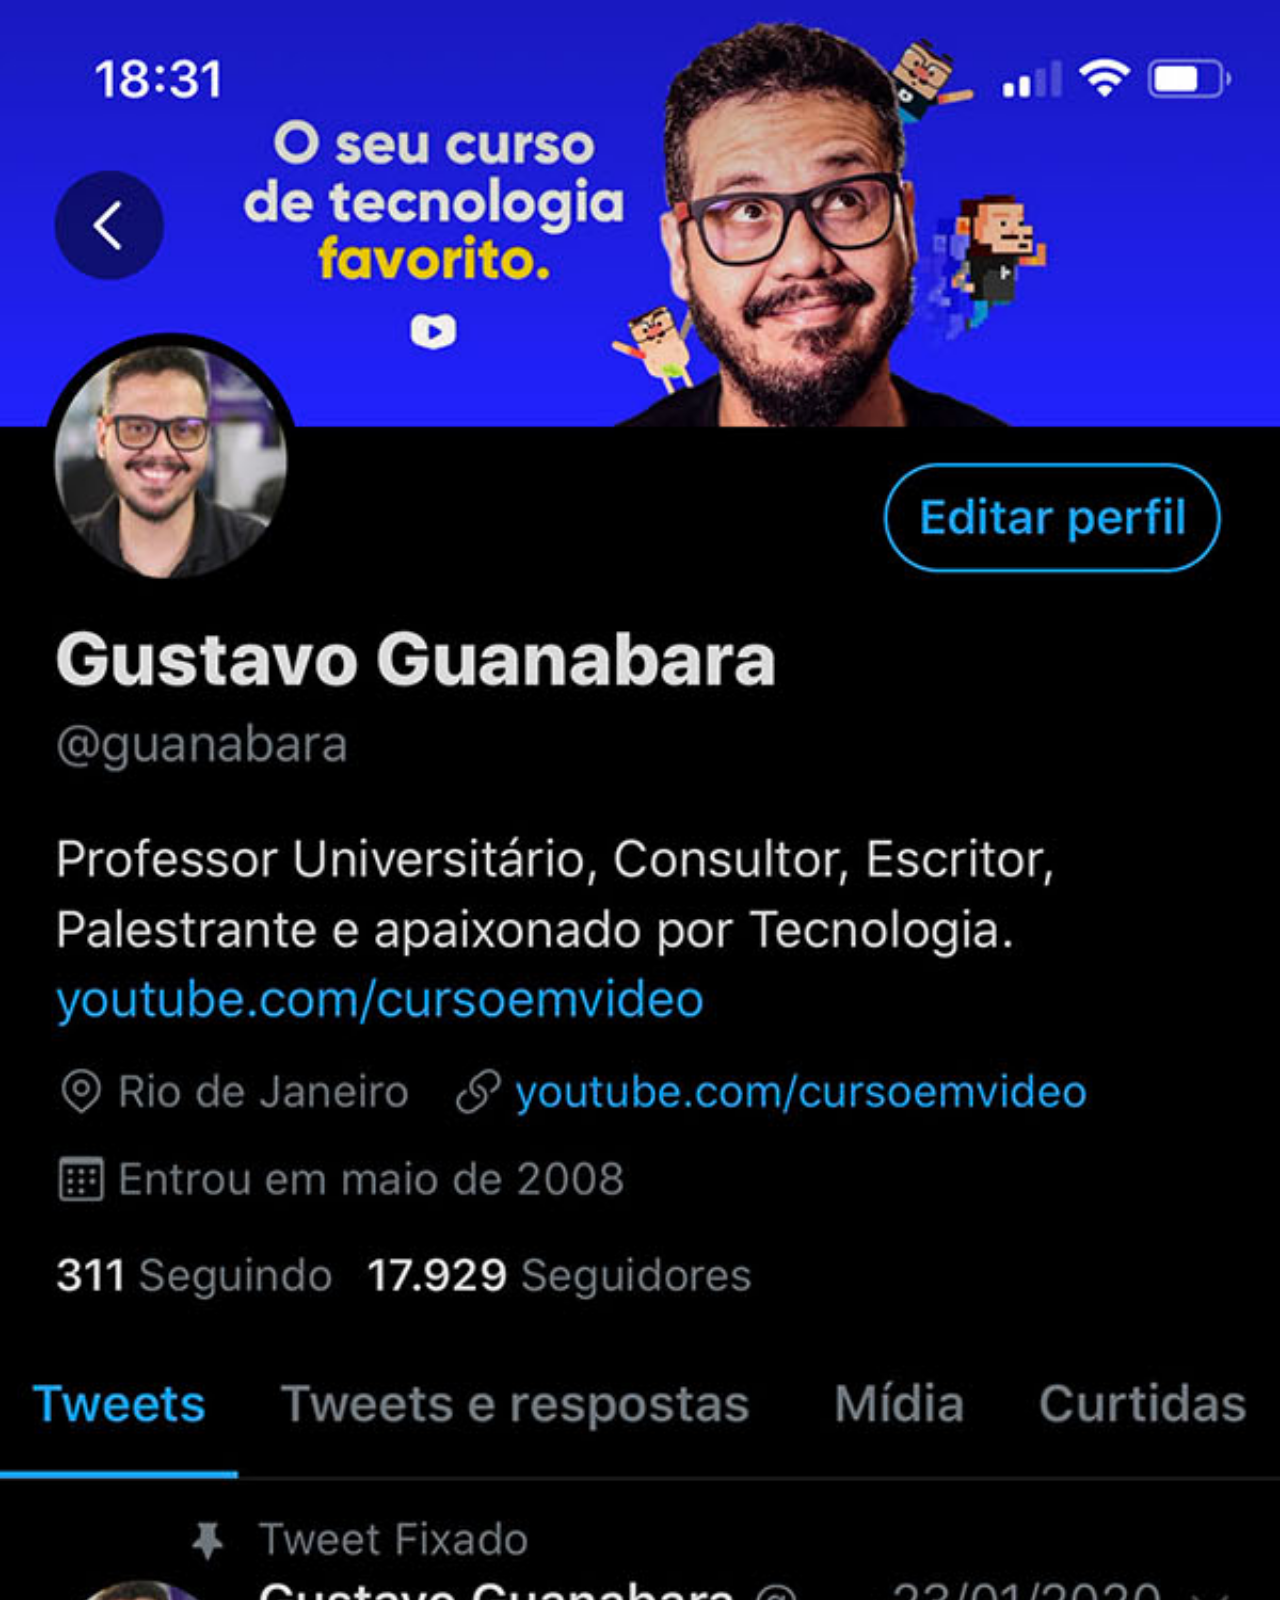
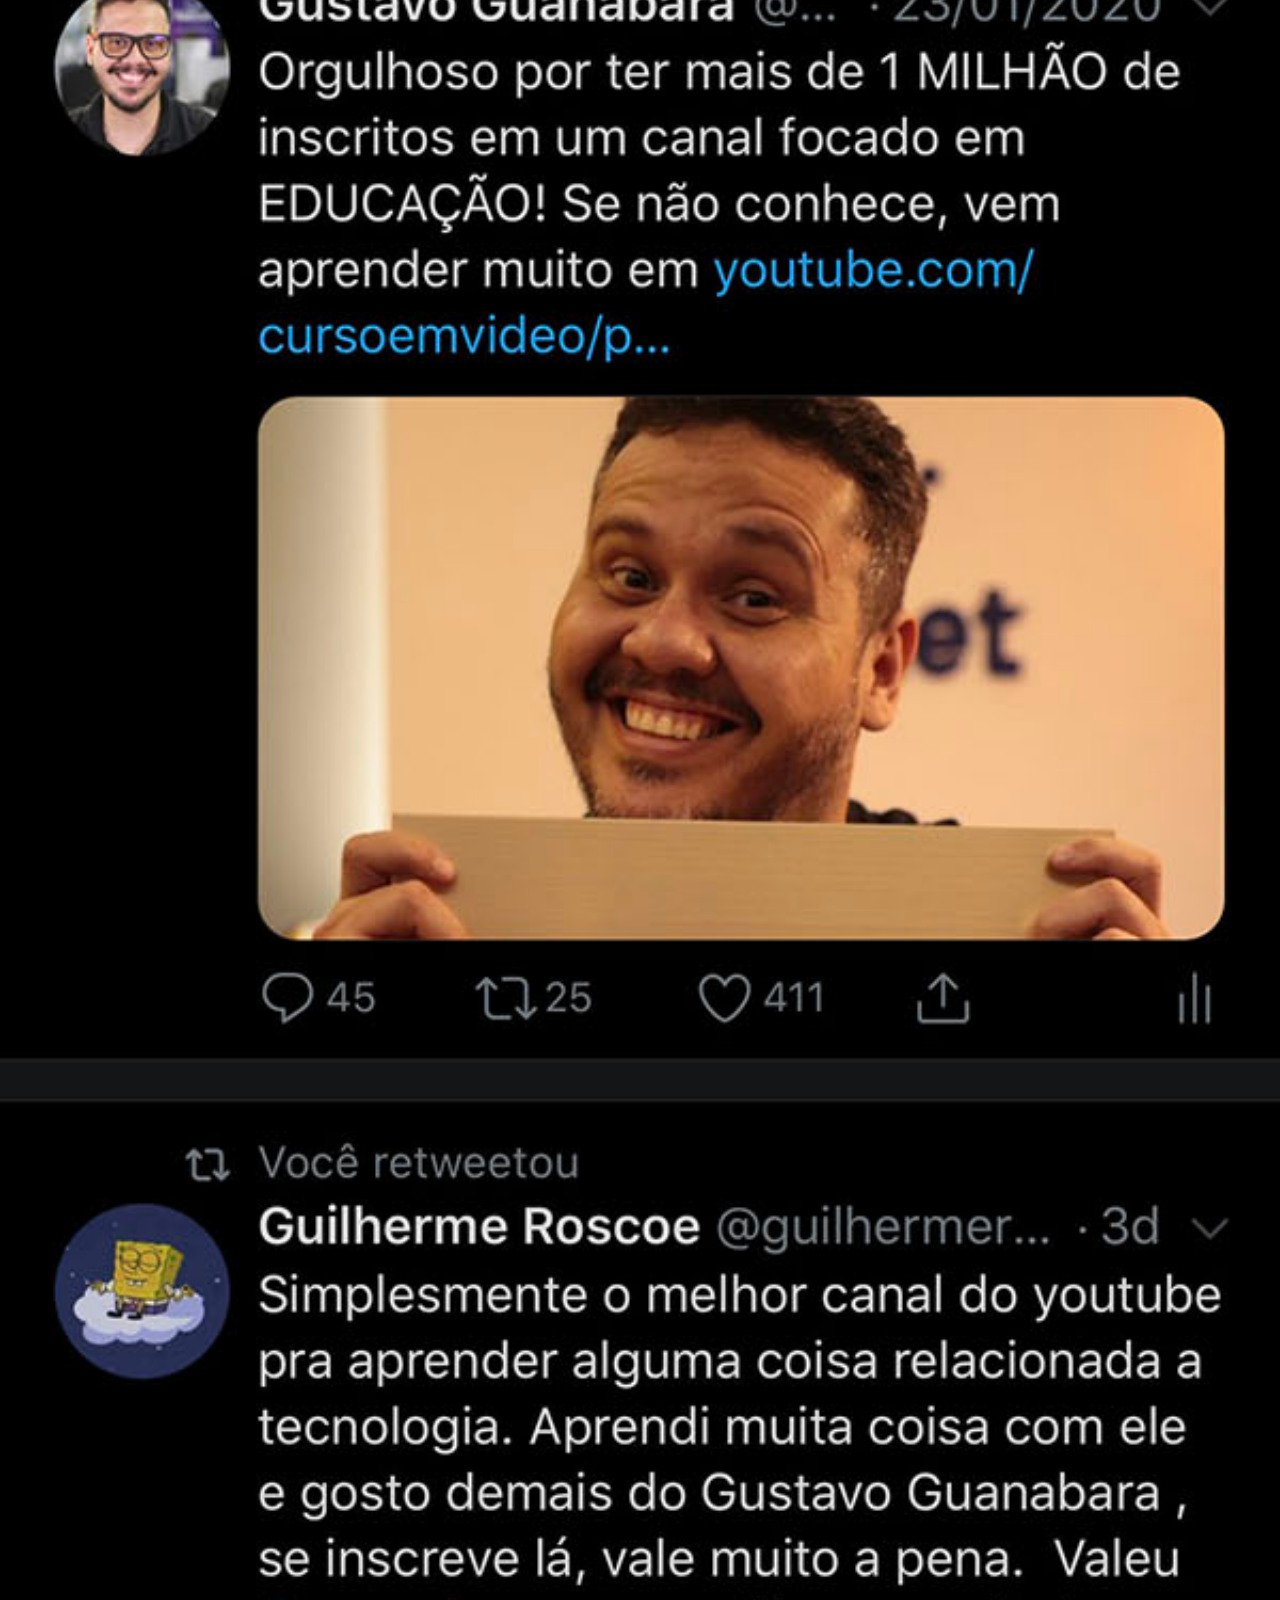
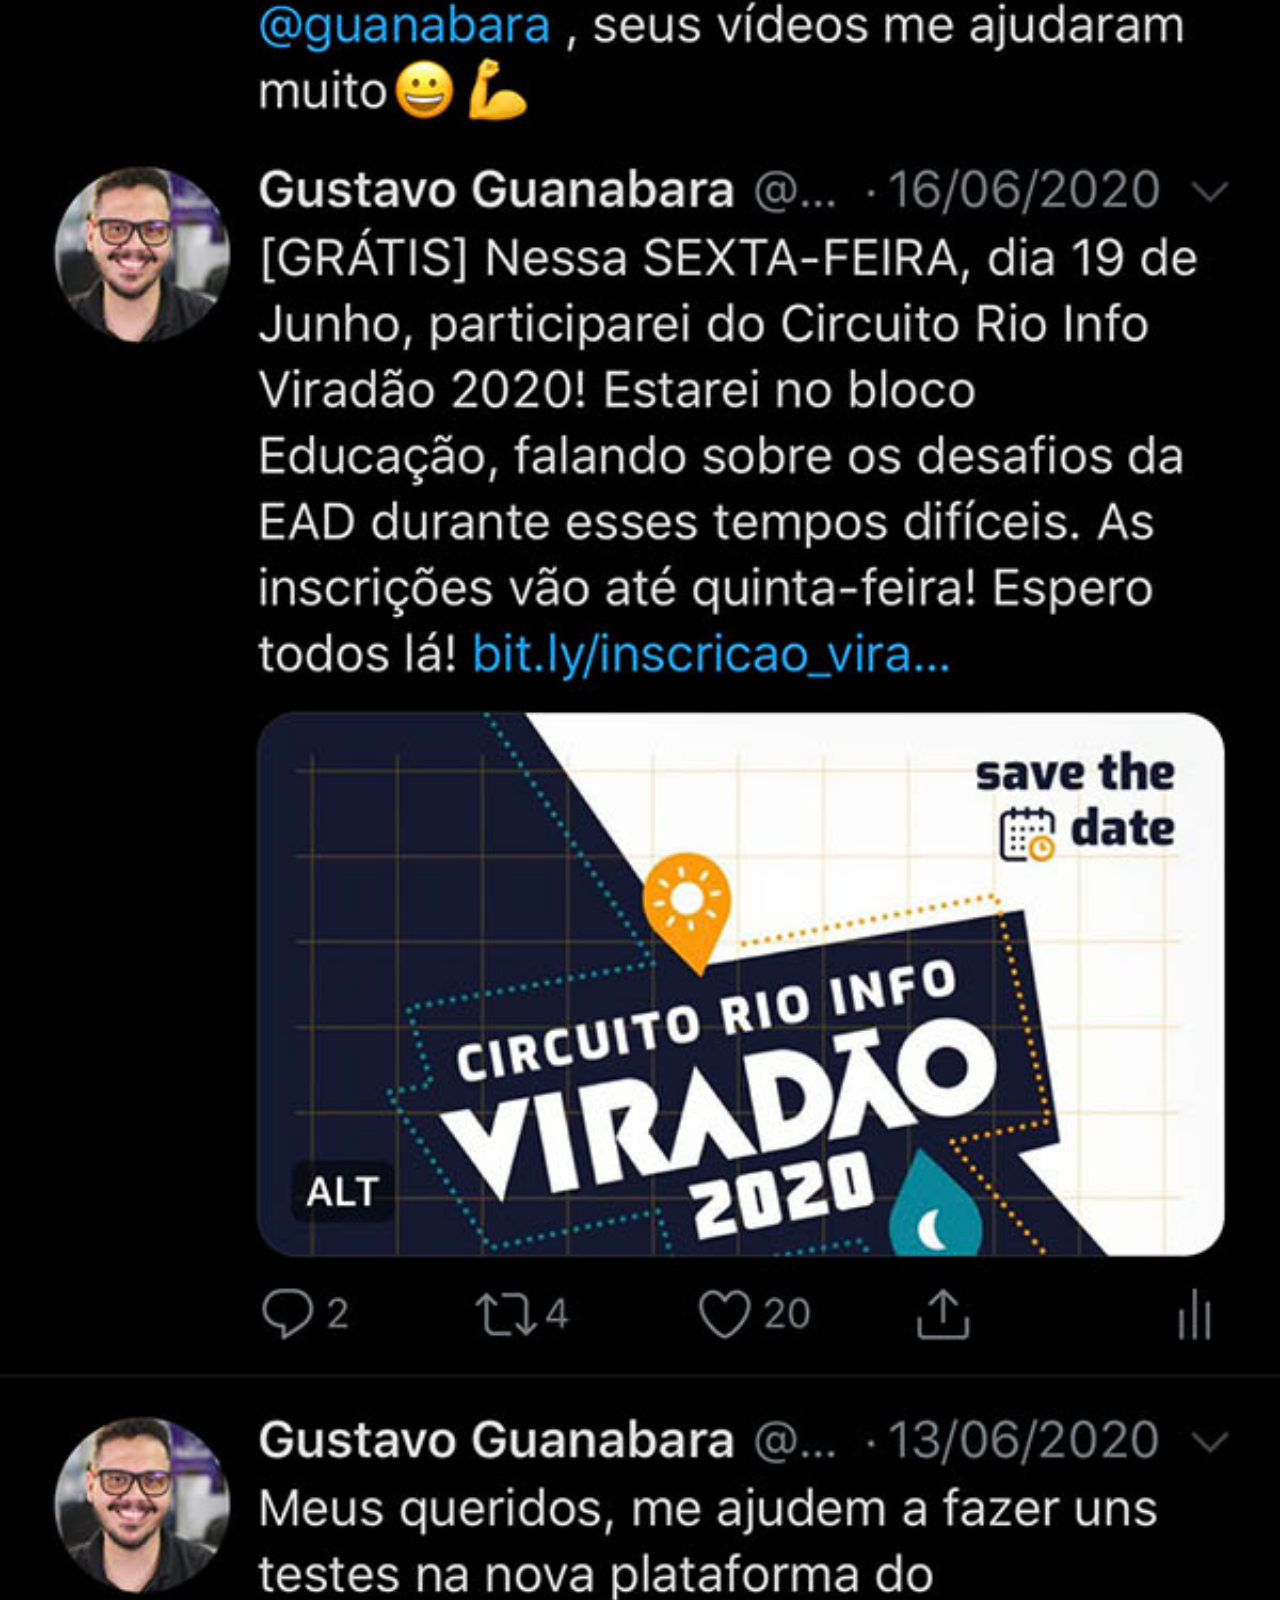
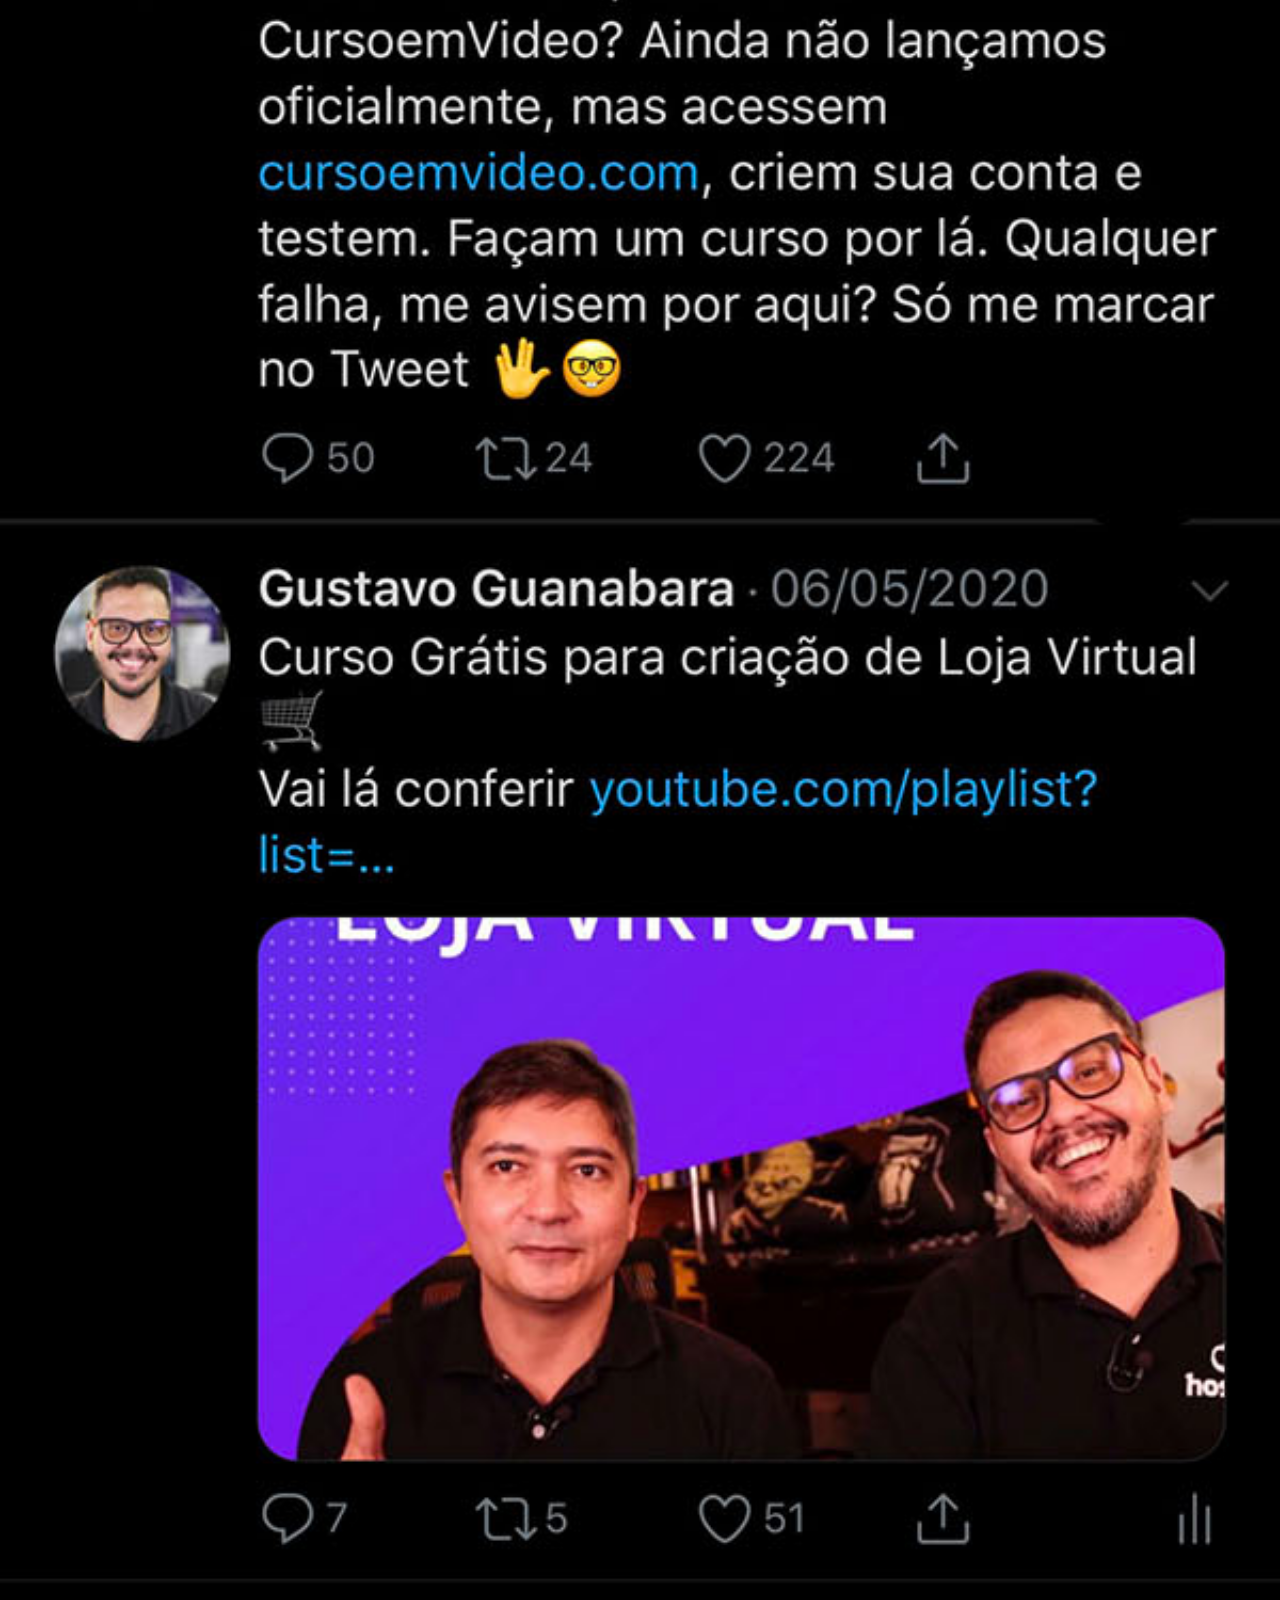
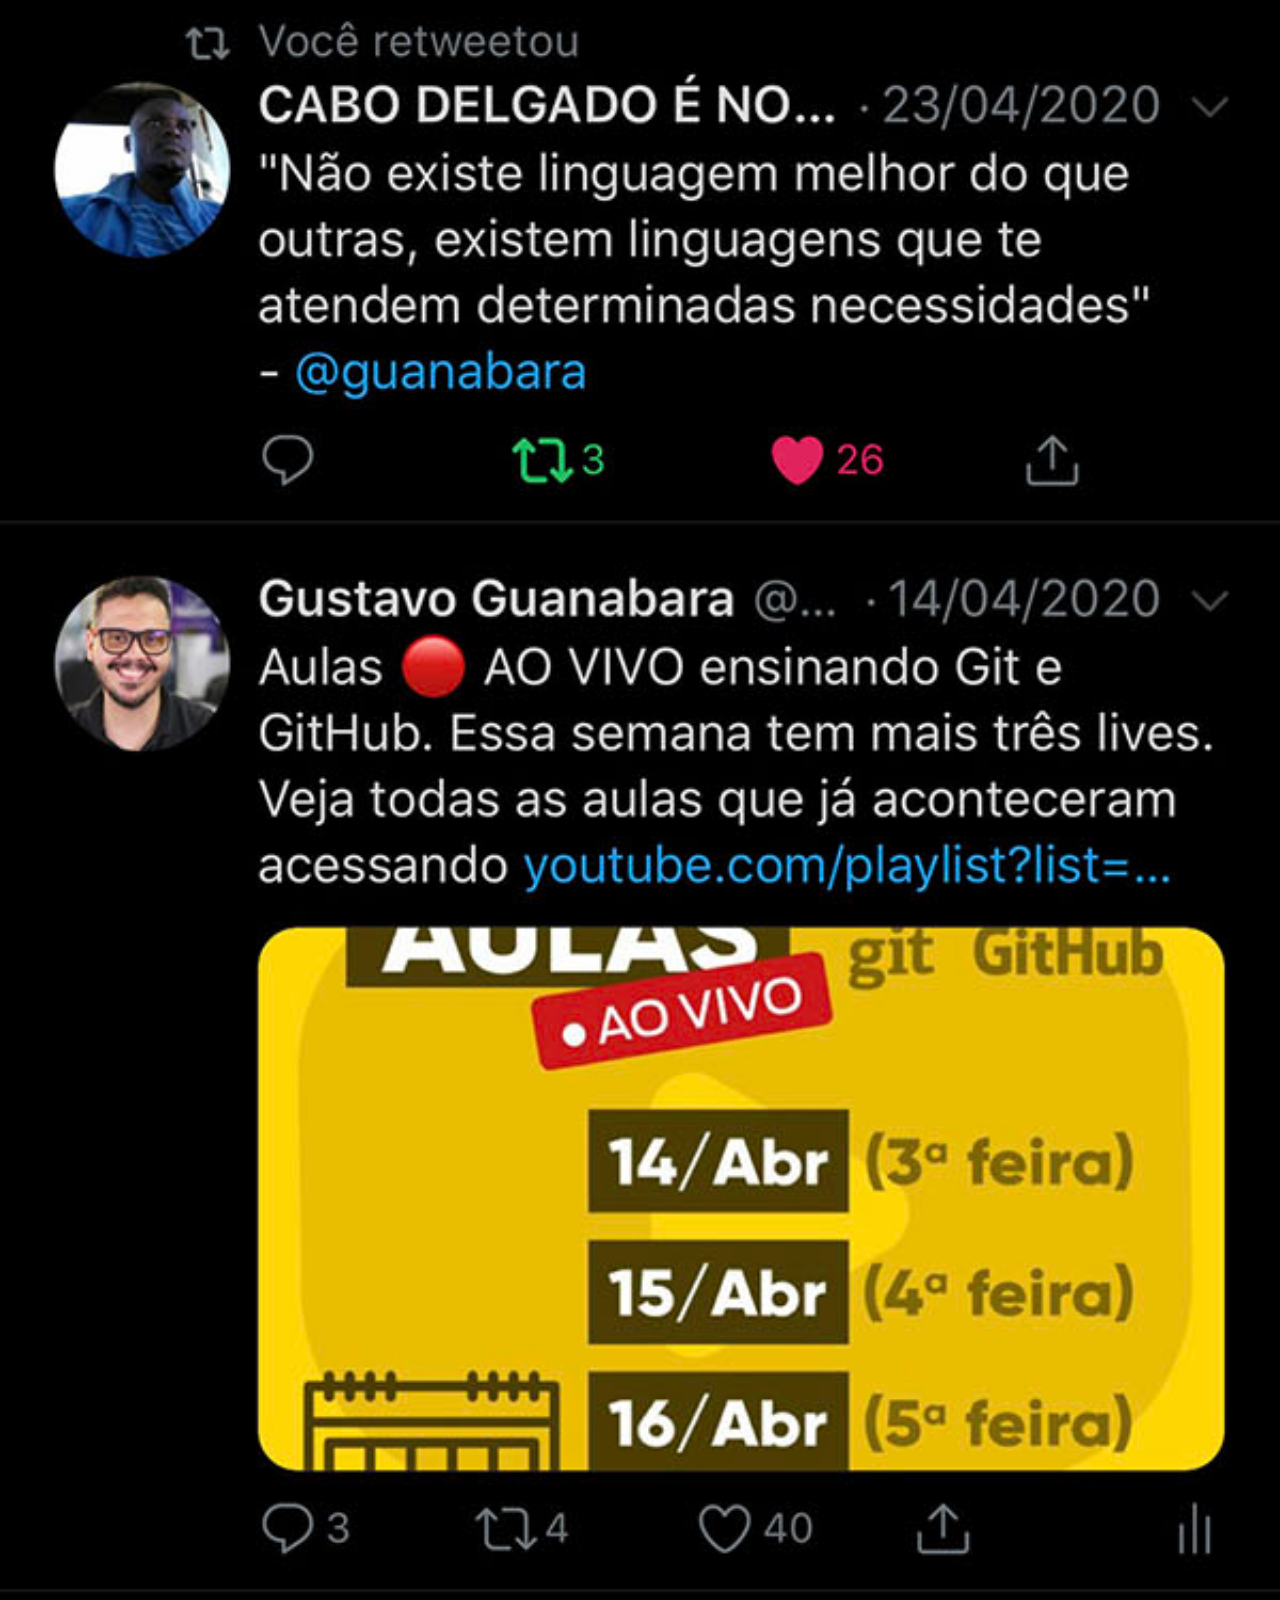
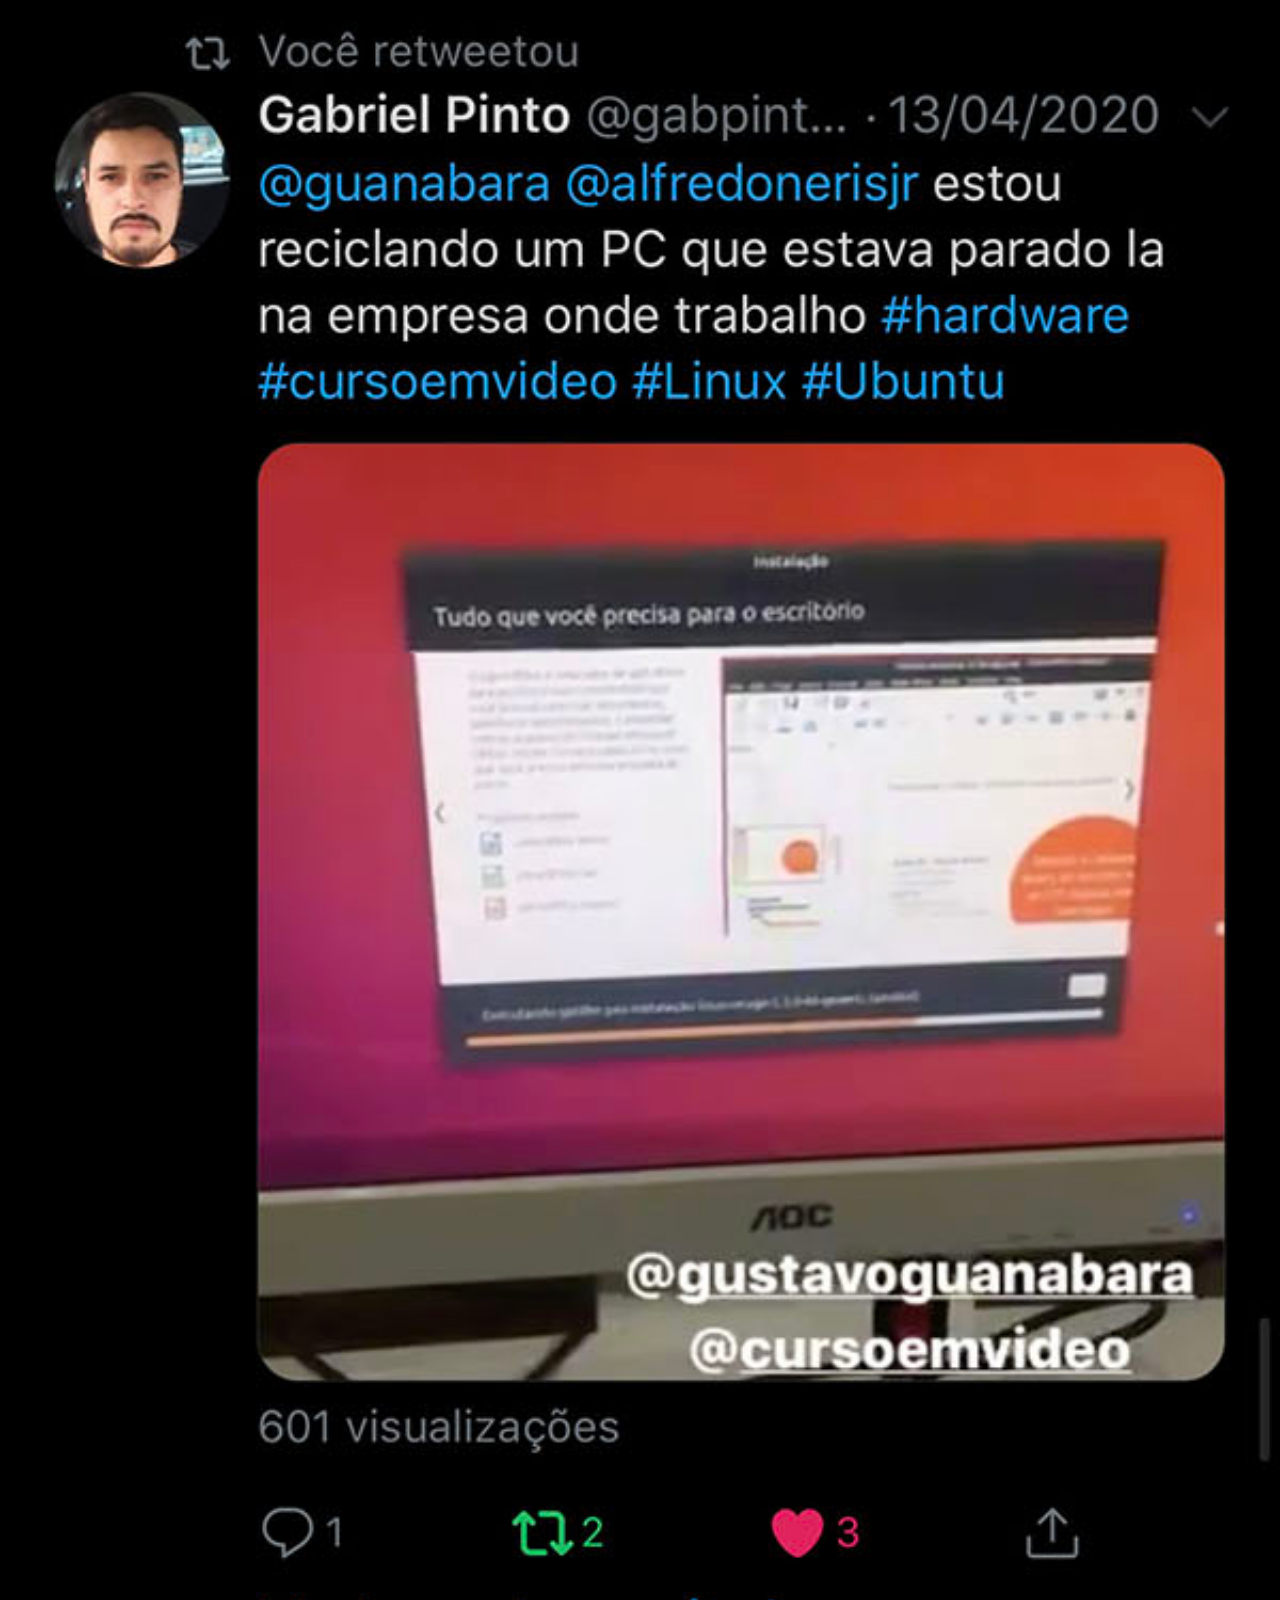
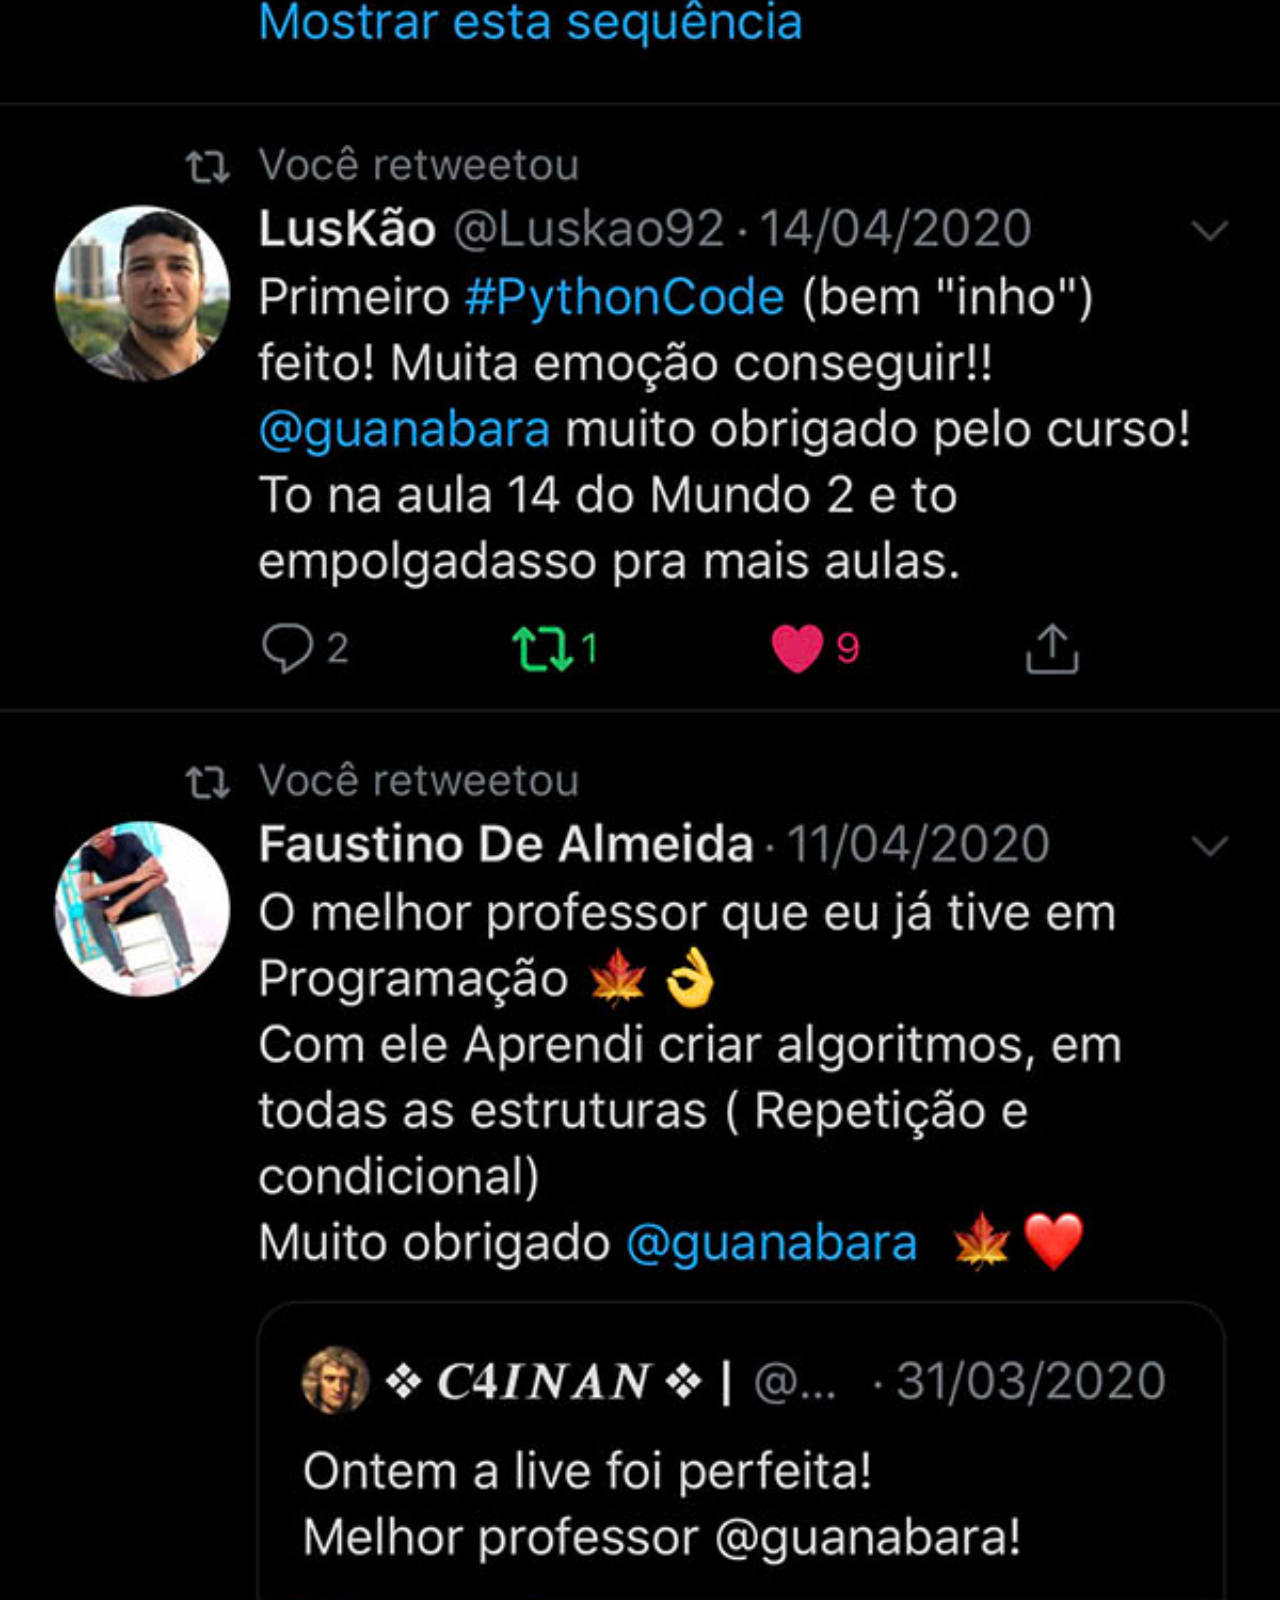
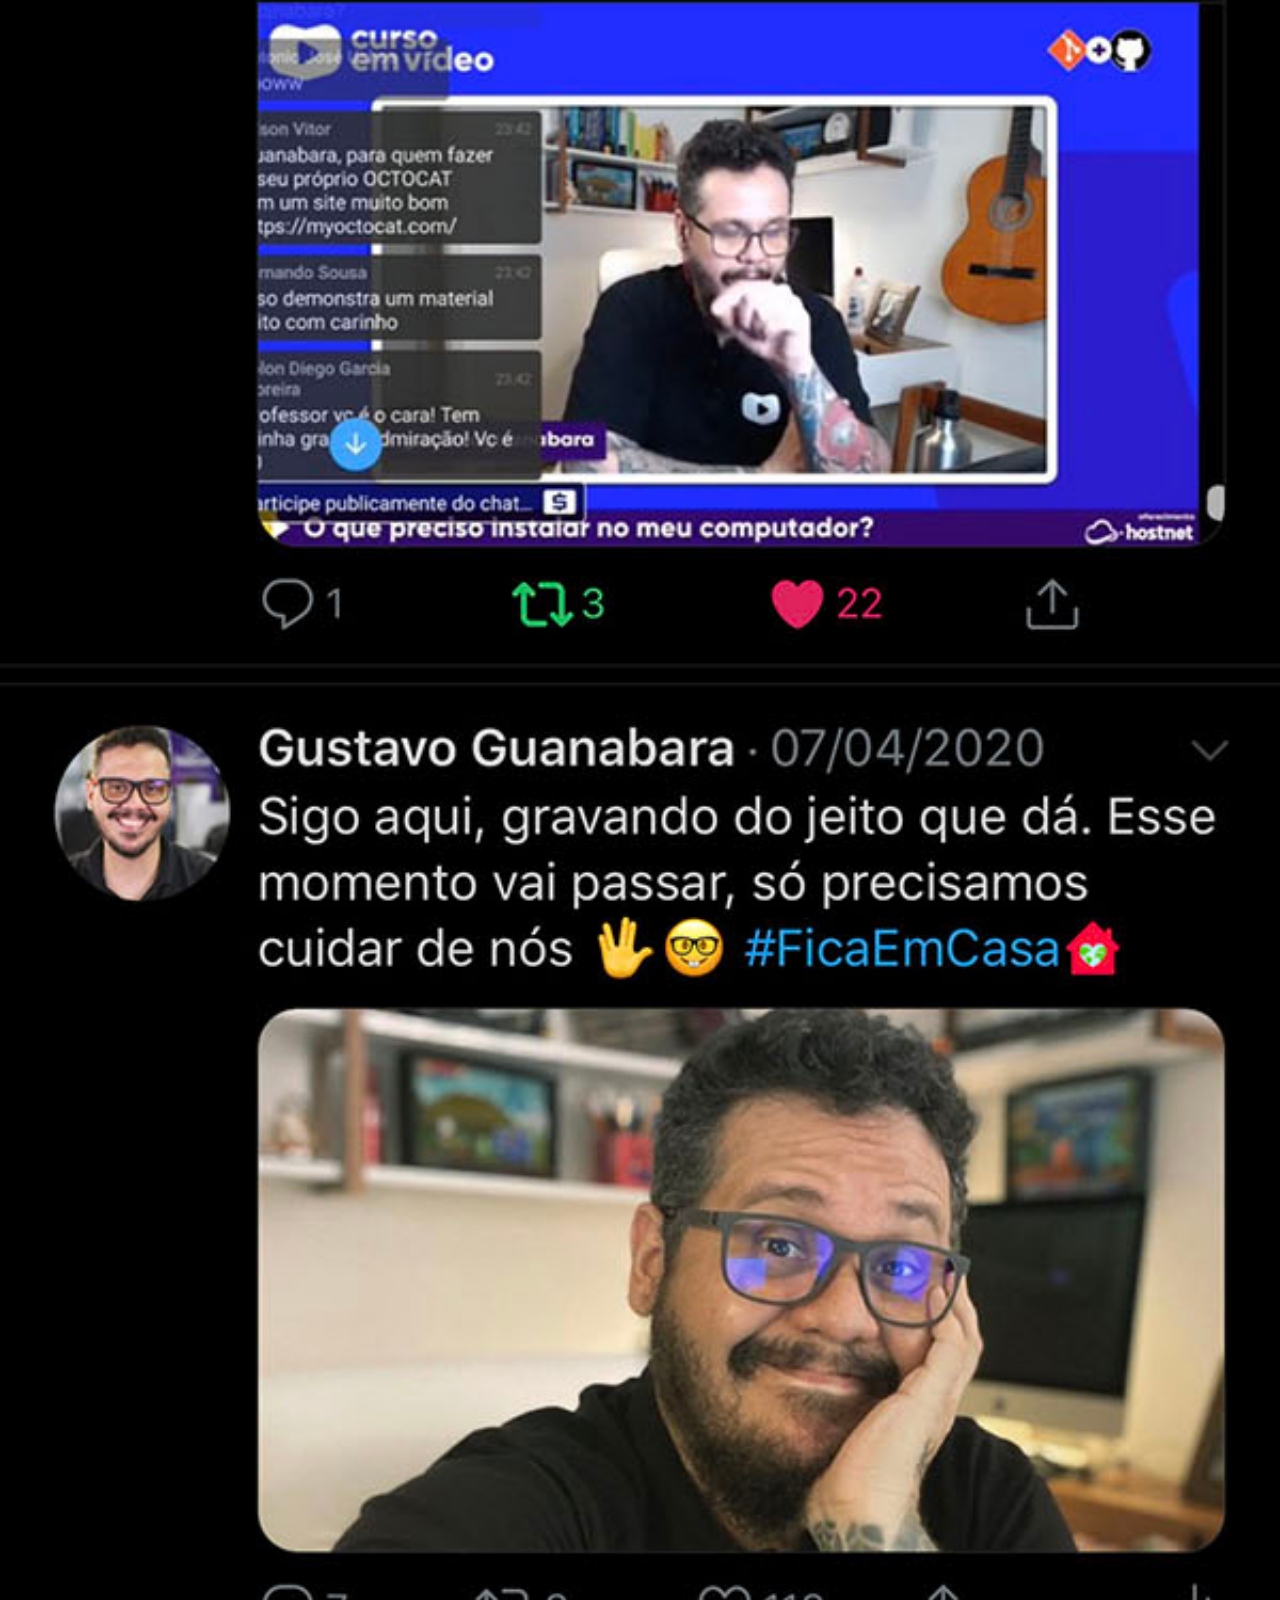
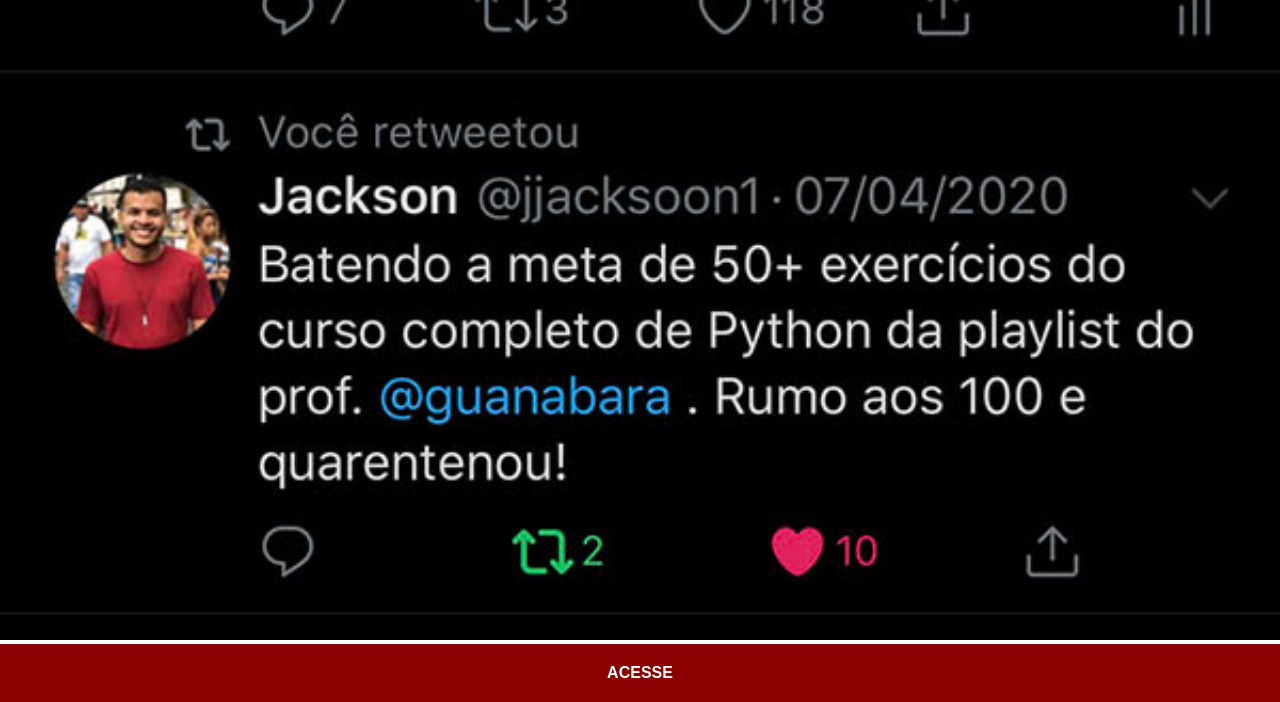
<file: twitter.html>
<!DOCTYPE html>
<html lang="pt-br">
<head>
    <meta charset="UTF-8">
    <meta name="viewport" content="width=device-width, initial-scale=1.0">
    <title>Twitter</title>
    <link rel="stylesheet" href="assets/styles/social.css">
</head>
<body>
    <img src="assets/images/tela-twitter.jpg" alt="Twitter">
    <a href="https://x.com/guanabara" target="_blank">ACESSE</a>
</body>
</html>
</file>
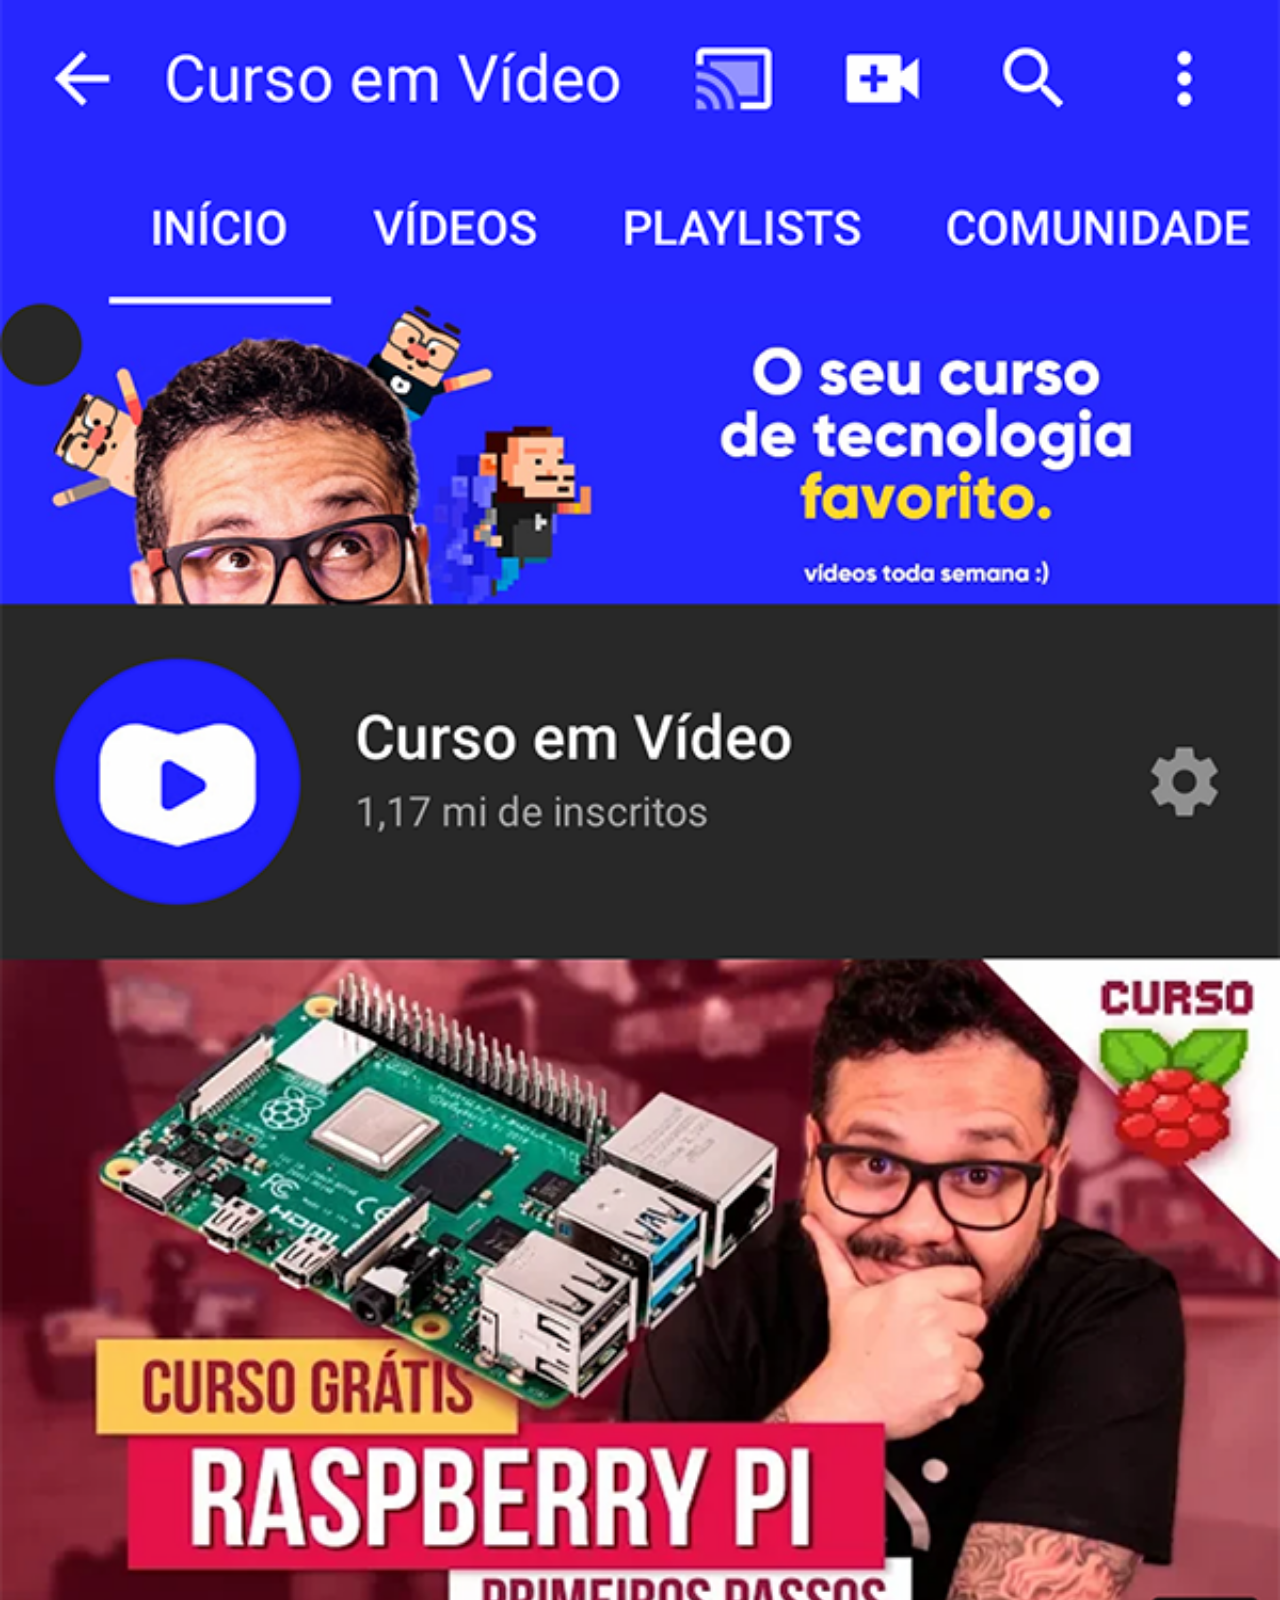
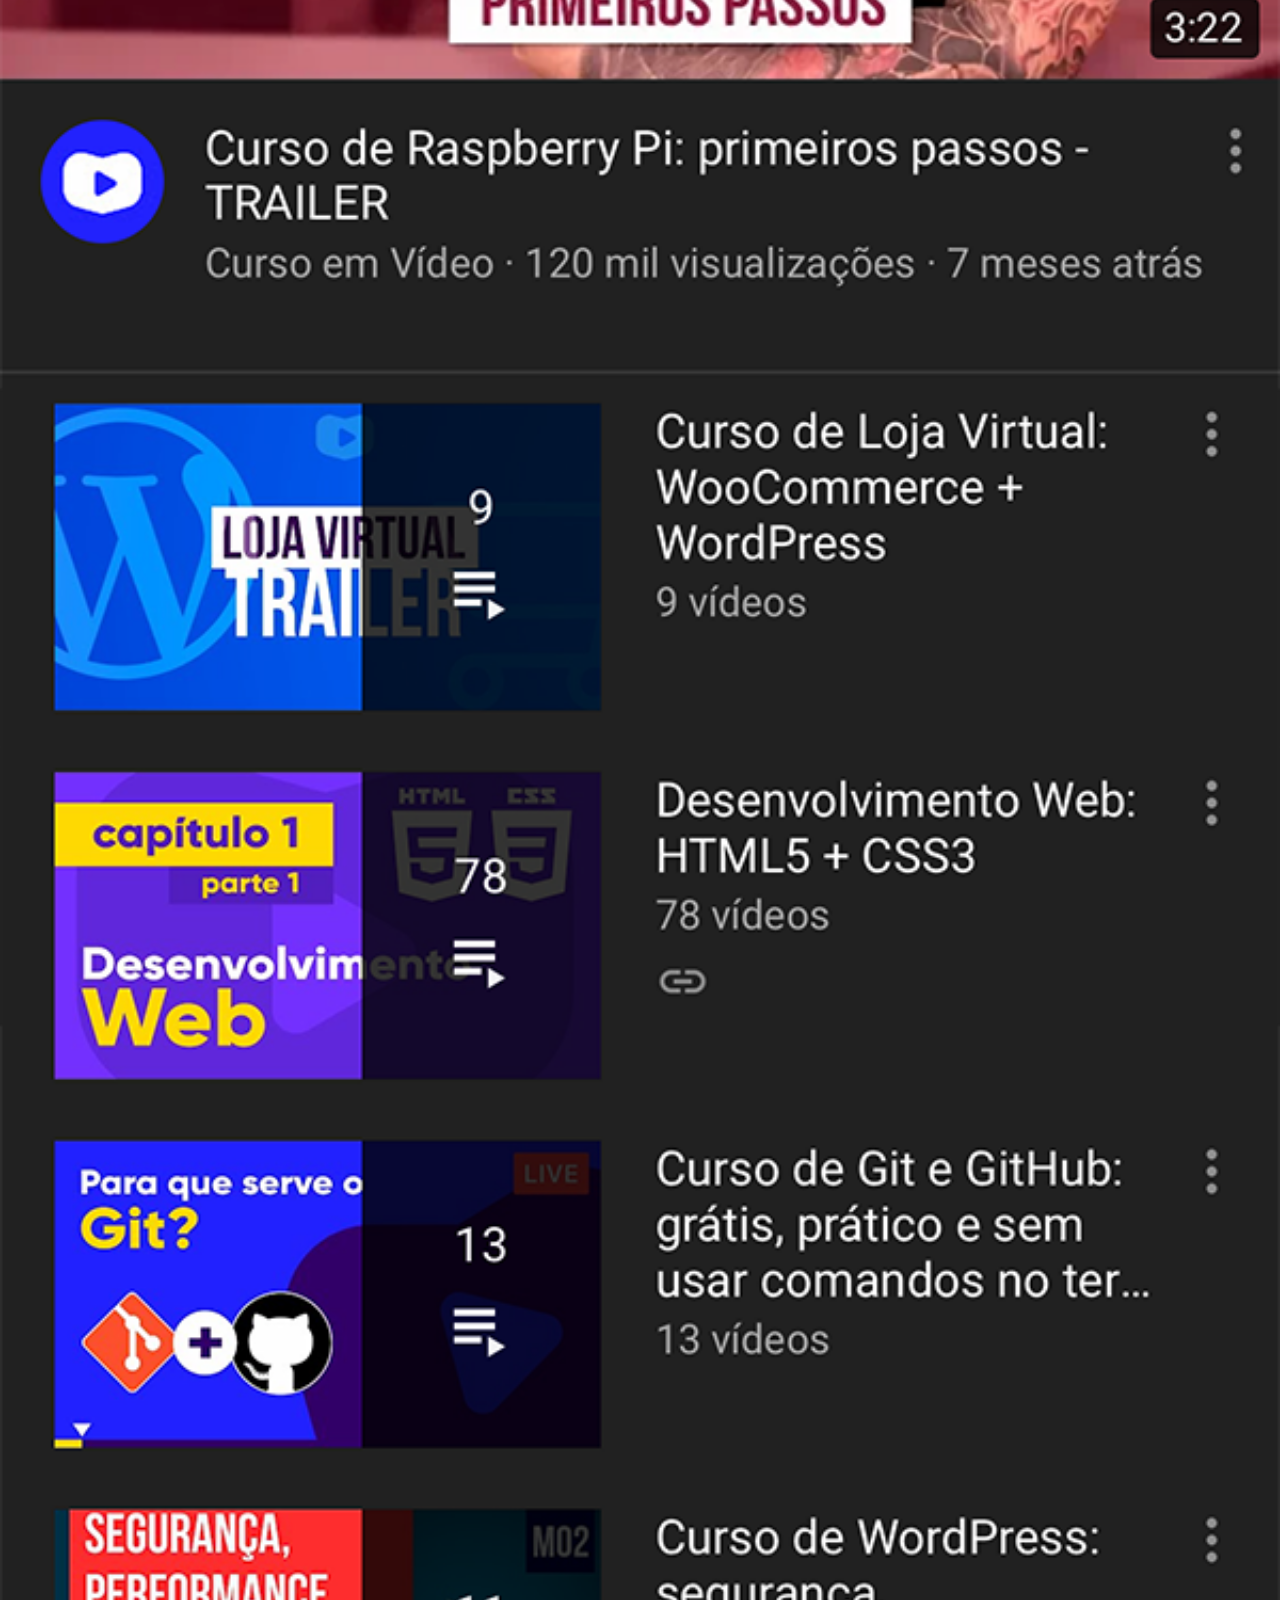
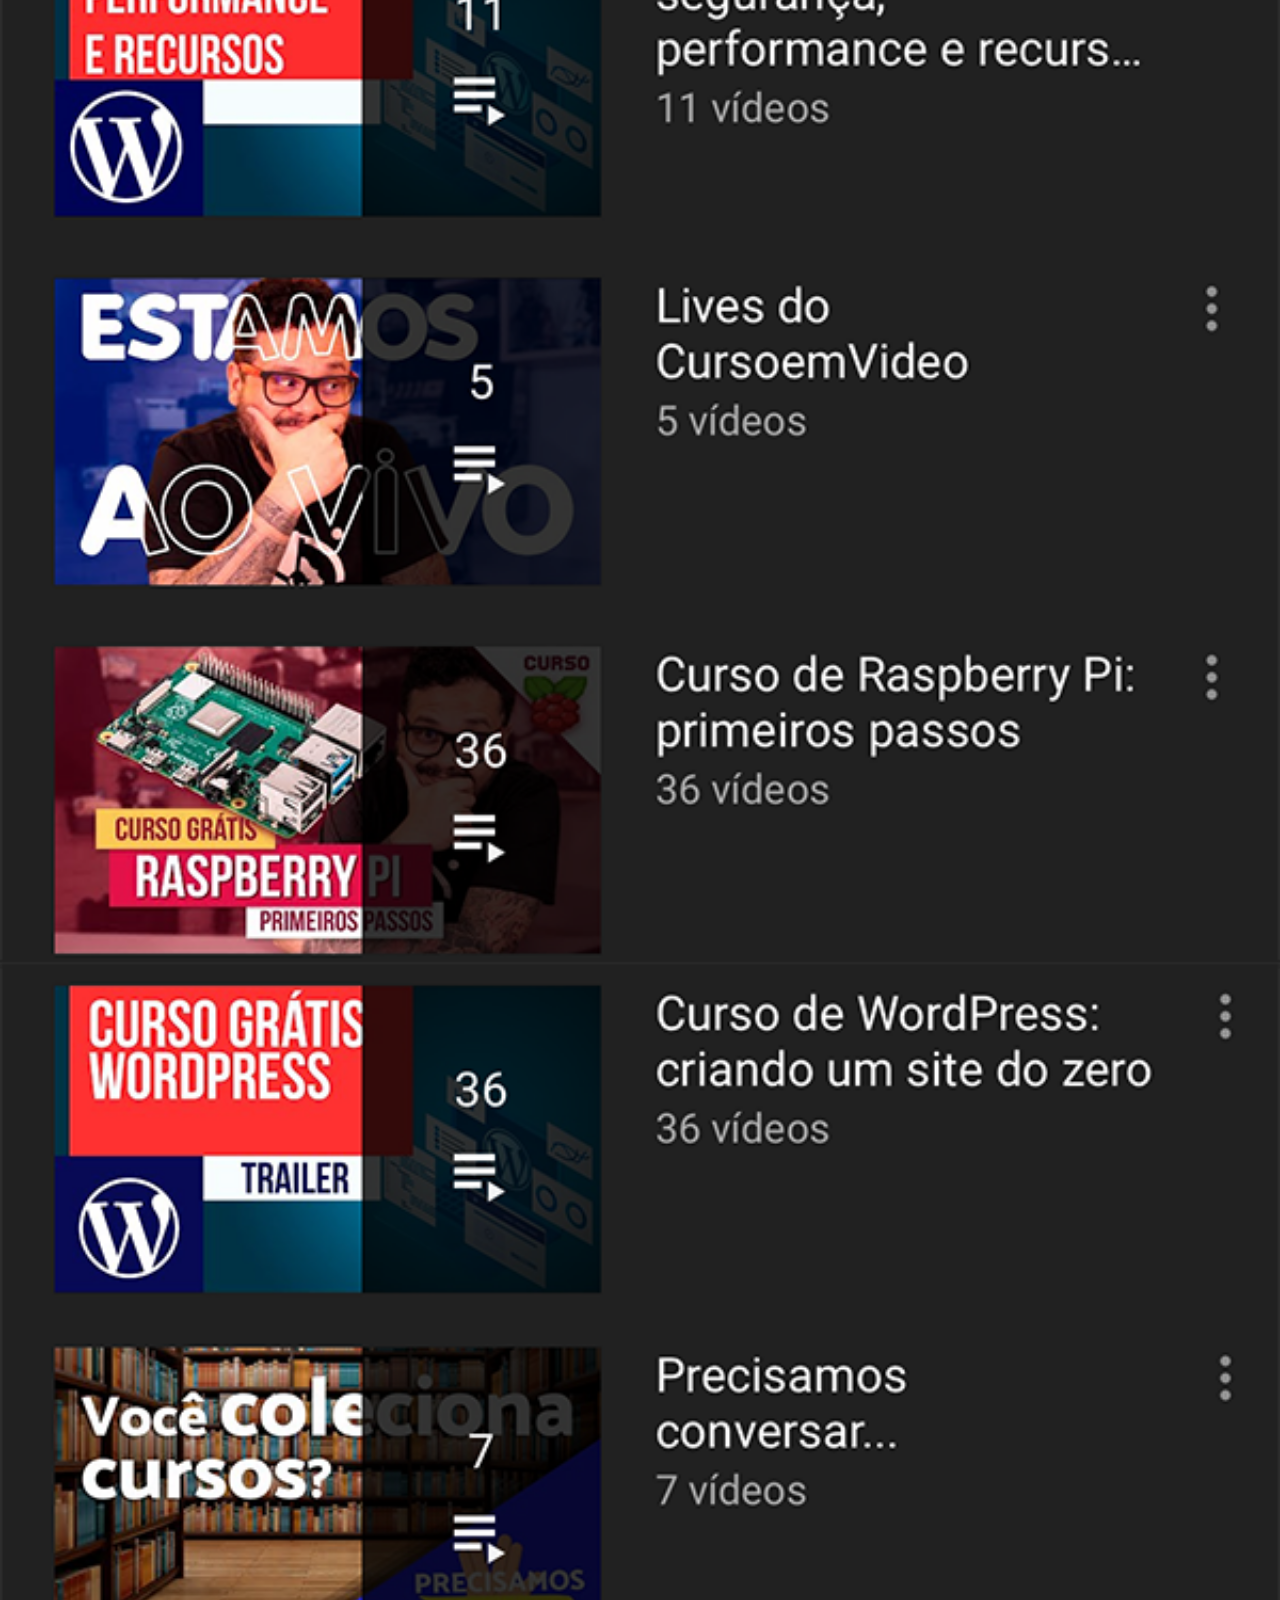
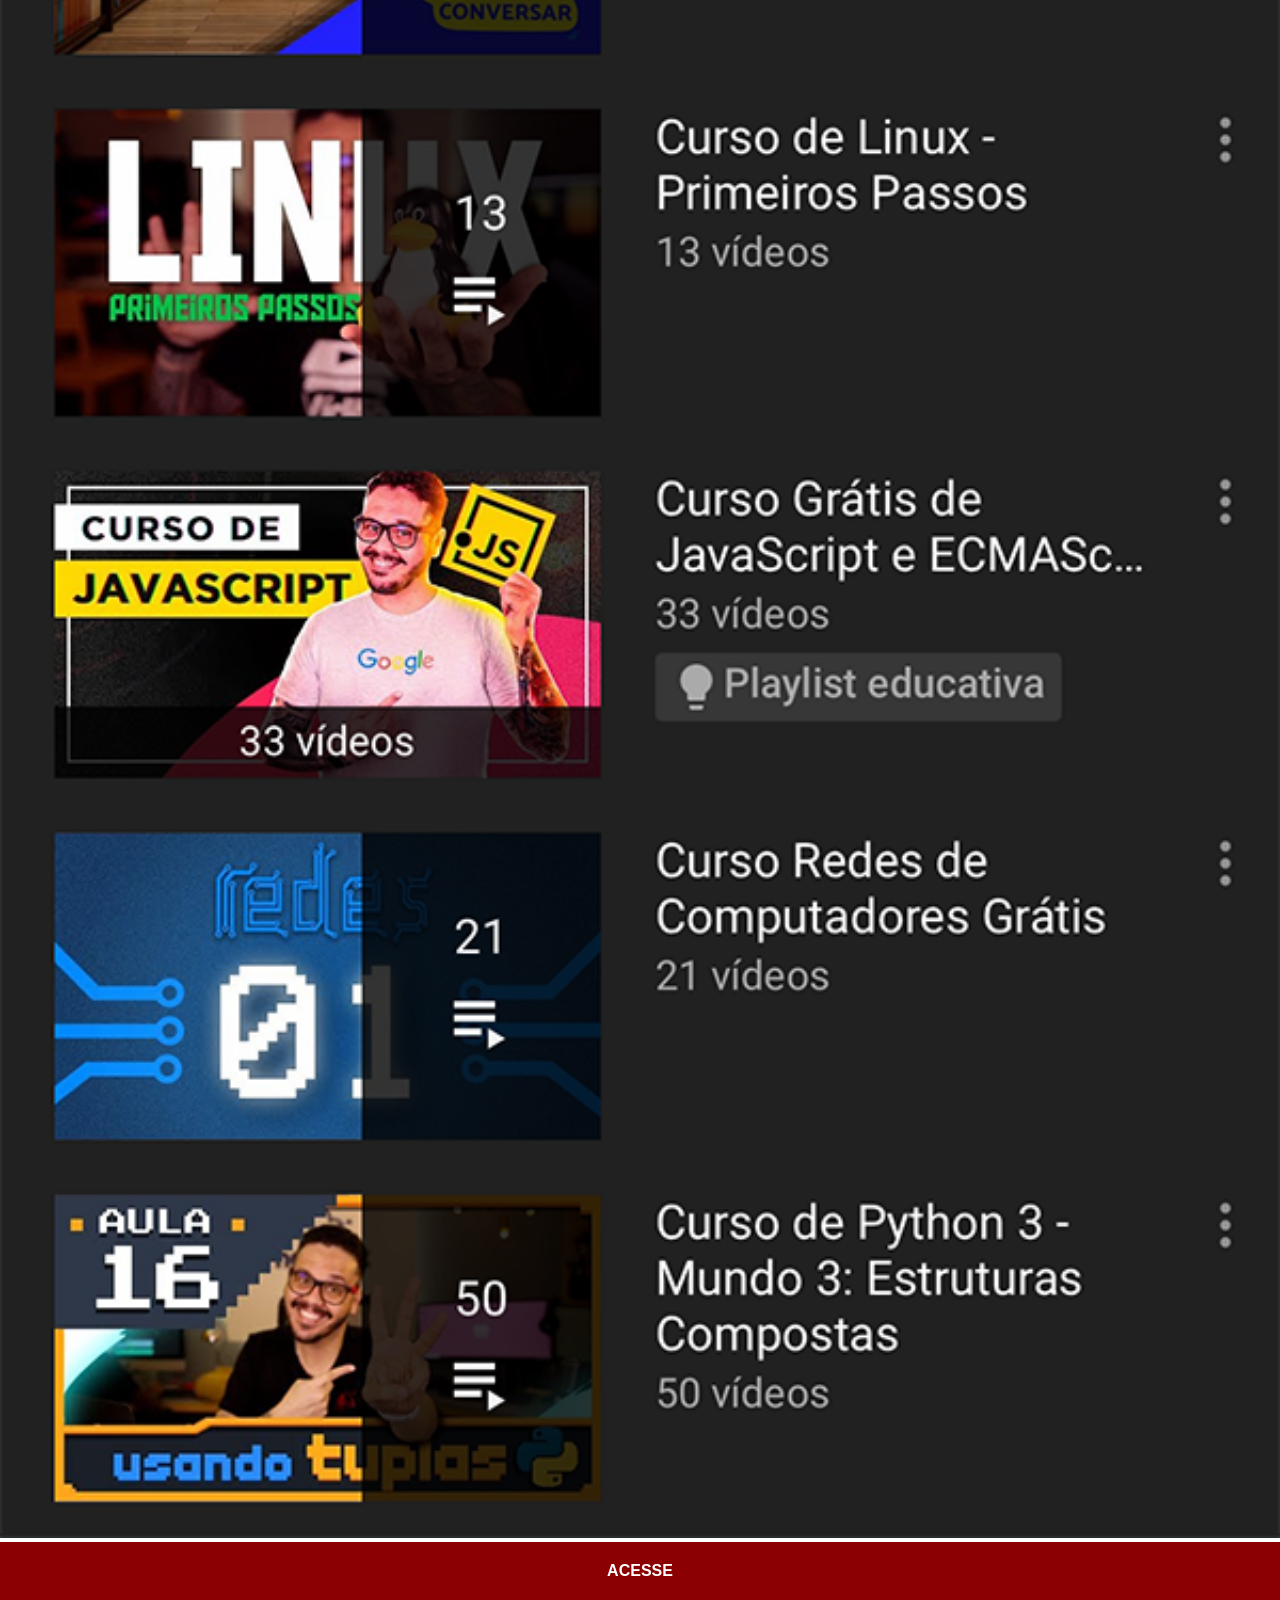
<file: youtube.html>
<!DOCTYPE html>
<html lang="pt-br">
<head>
    <meta charset="UTF-8">
    <meta name="viewport" content="width=device-width, initial-scale=1.0">
    <title>Youtube</title>
    <link rel="stylesheet" href="assets/styles/social.css">
</head>
<body>
    <img src="assets/images/tela-youtube.png" alt="Youtube">
    <a href="https://www.youtube.com/@cursoemvideo/playlists" target="_blank">ACESSE</a>
</body>
</html>
</file>
<file: assets/styles/style.css>
@charset "UTF-8";

* {
    margin: 0px;
    padding: 0px;
    font-family: Arial, Helvetica, sans-serif;
}

html, body {
    height: 100vh;
    width: 100vw;
    background-color: black;
}

body {
    background: url('../images/fundo-madeira.jpg') no-repeat top center;
    background-size: cover;
    background-attachment: fixed;
}

main {
    position: relative;
    height: 100vh;
}

#telefone {
    position: absolute;
    top: 50%;
    left: 50%;
    transform: translate(-50%, -50%);
    height: 627px;
    width: 311px;
    background: url('../images/frame-iphone.png') no-repeat;
}

#tela {
    position: relative;
    top: 80px;
    left: 22px;
    width: 267px;
    height: 471px;
}

#redes-sociais {
    text-align: right;
}

#redes-sociais img {
    width: 50px;
    margin: 10px;
    border-radius: 50%;
    box-shadow: 2px 2px 5px rgba(0, 0, 0, 0.400);
    box-sizing: border-box;
}

#redes-sociais img:hover {
    border: 2px solid rgba(255, 255, 255, 0.600);
    transform: translate(-3px, -3px);
    box-shadow: 5px 5px 10px rgba(0, 0, 0, 0.600);
    transition: transform .5s, border .5s;
}
</file>
<file: assets/styles/social.css>
@charset "UTF-8";

* {
    margin: 0px;
    padding: 0px;
    font-family: Arial, Helvetica, sans-serif;
}

::-webkit-scrollbar {
    width: 0px;
    height: 0px;
}

img {
    width: 100vw;
}

a {
    display: block;
    background-color: darkred;
    color: white;
    padding: 20px;
    text-align: center;
    font-weight: bolder;
    text-decoration: none;
}

a:hover {
    background-color: red;
}
</file>
